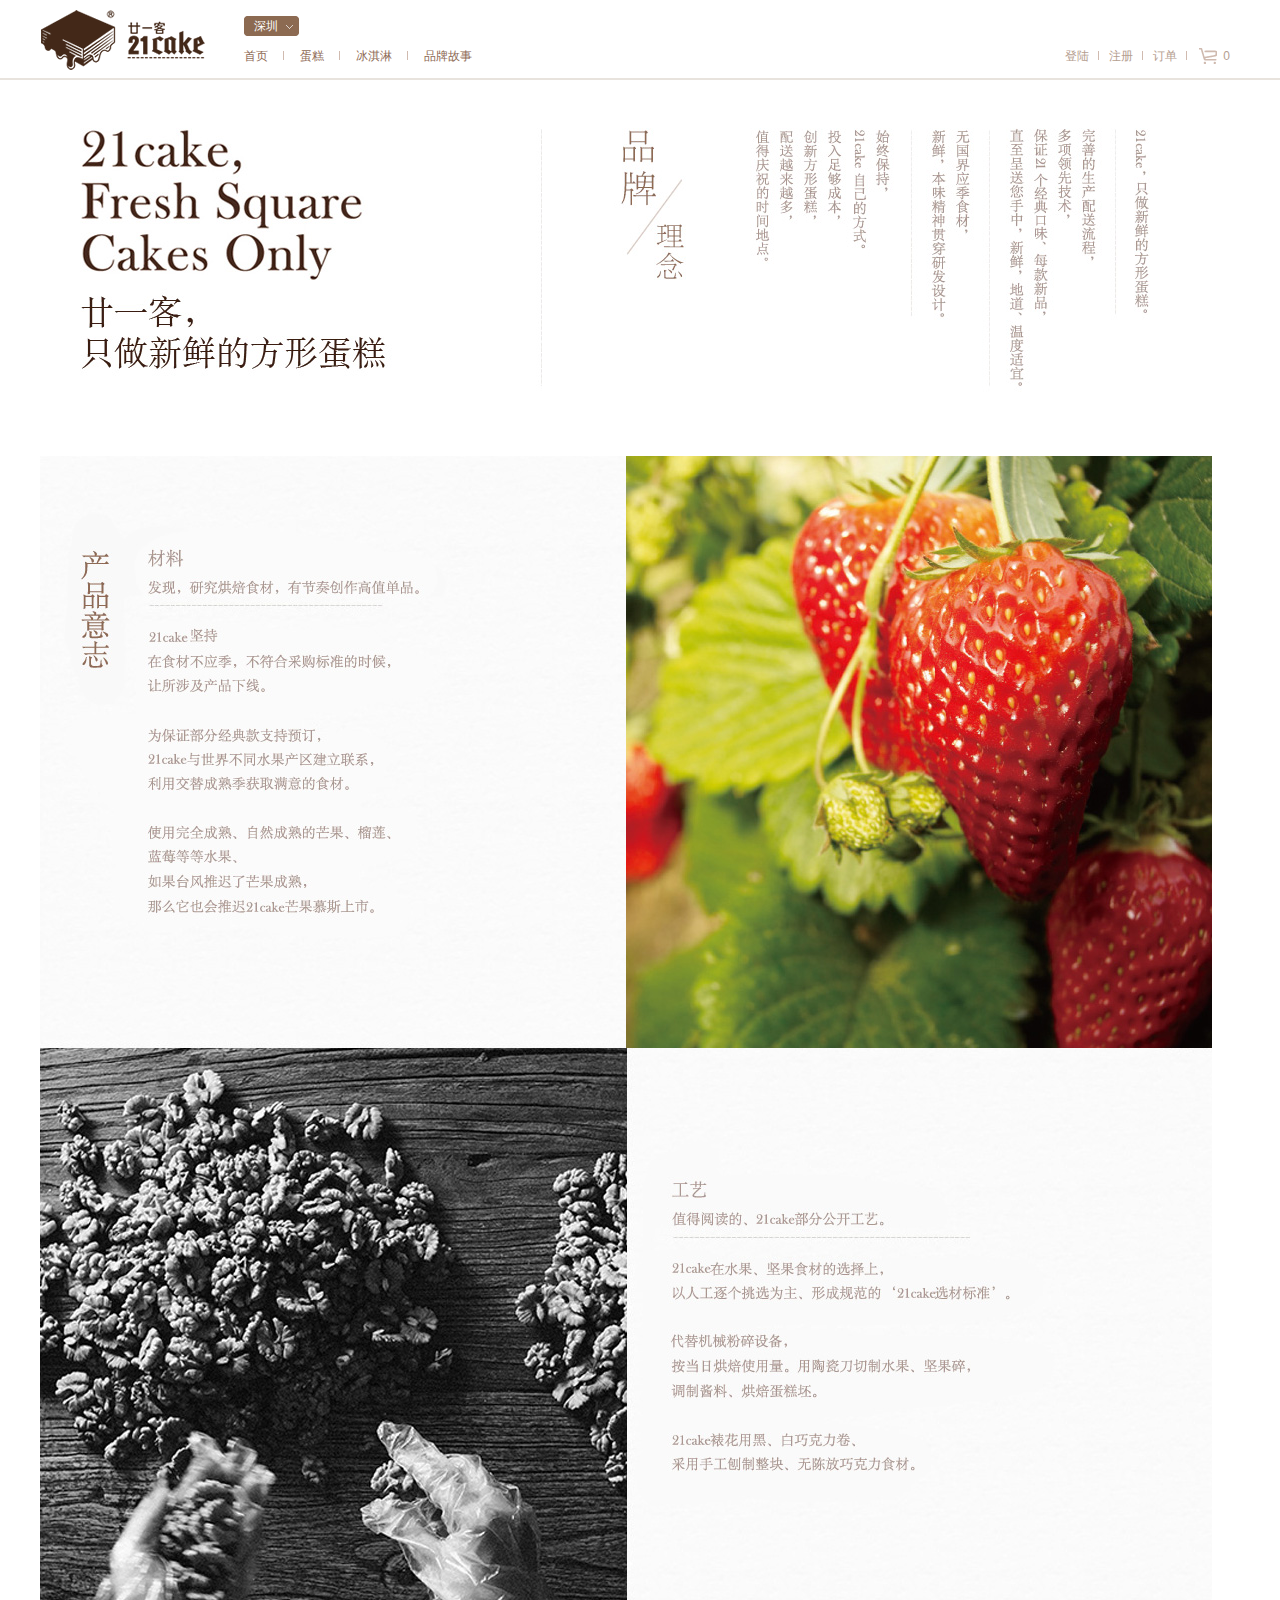
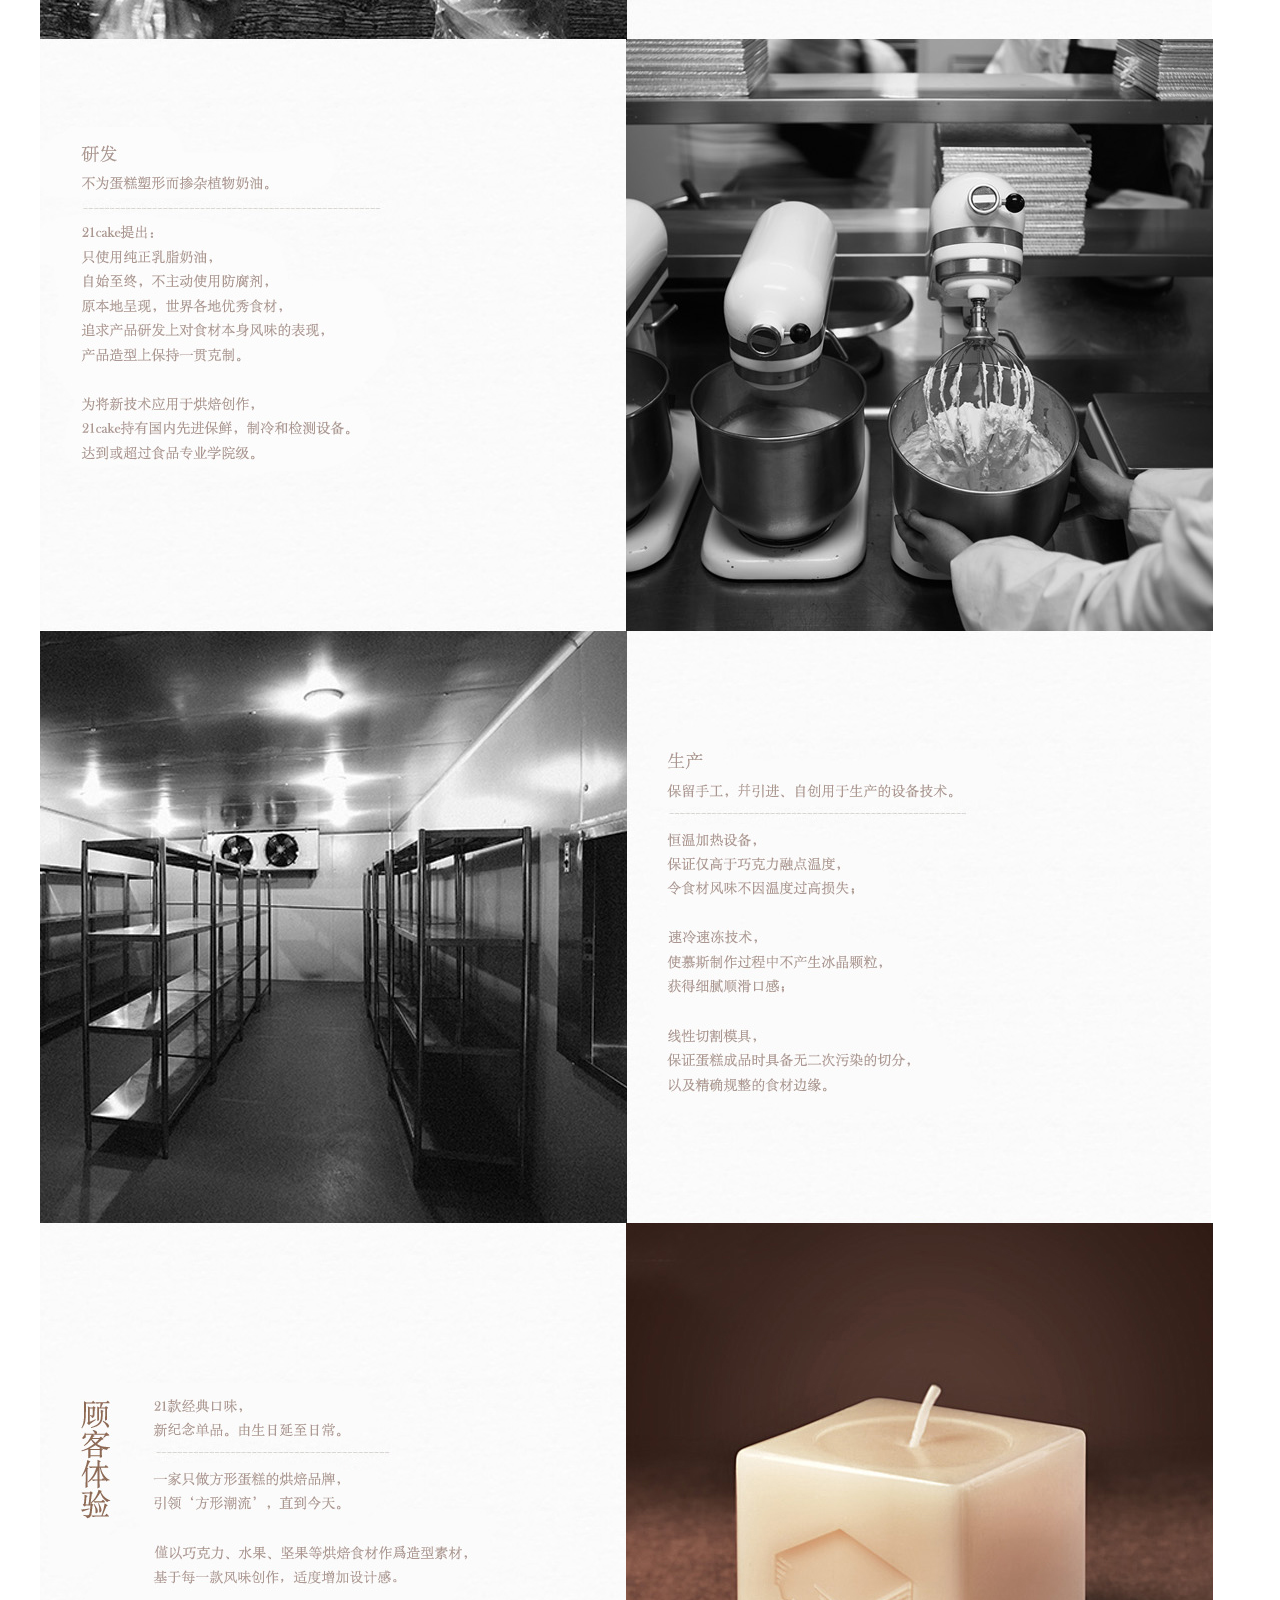
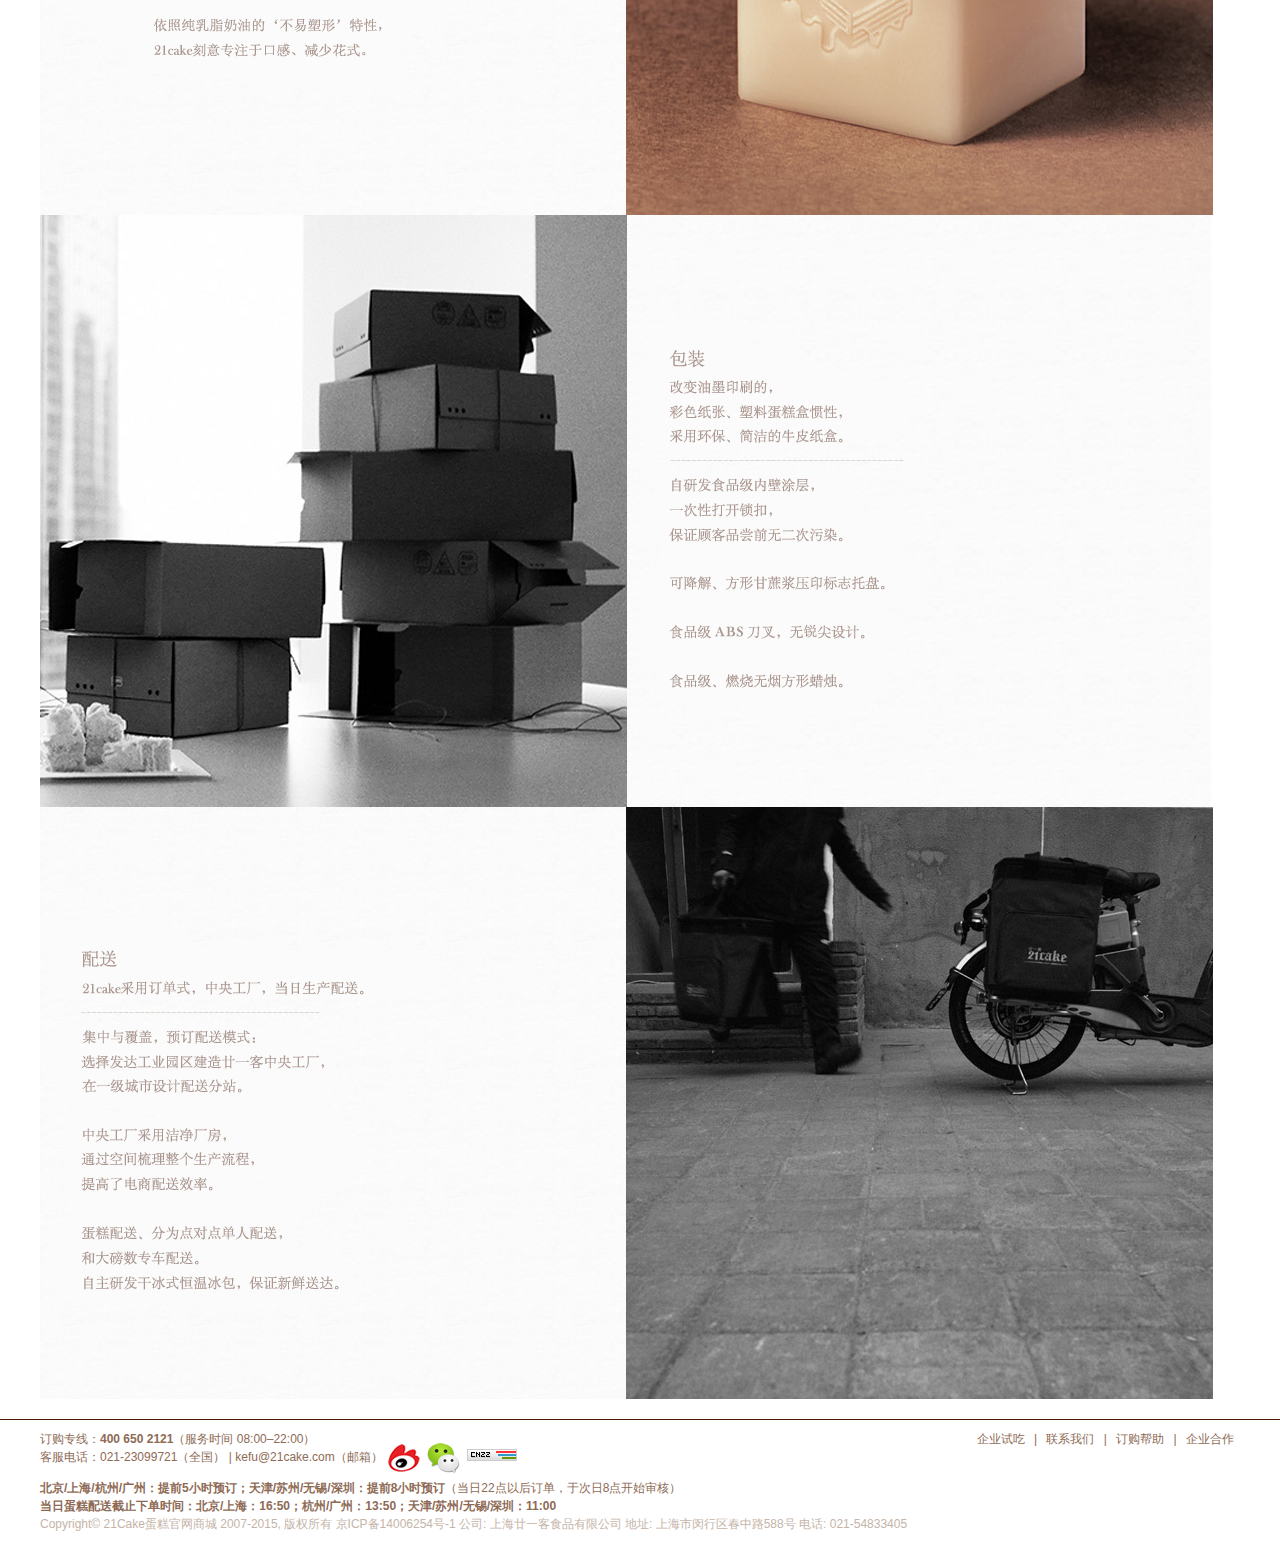
<file: html/brand.html>
<!DOCTYPE html>
<html>
	<head>
		<meta charset="UTF-8">
		<title>brand</title>
		<link rel="stylesheet" href="../css/reset.css" />
		<link rel="stylesheet" href="../css/base.css" />
		<link rel="stylesheet" href="../css/brand.css" />
		<link rel="icon" href="../img/icon.png" />
	</head>
	<body>
		<!--header-->
		<div class="header_wrap">
			<div class="header">
				<div class="nav-area f1-1 clearfix">
					<a href="#" class="logo">
						<img src="../img/c_logo.png" alt="" />
					</a>
					<div class="nav-four">
						<div class="area-check">深圳
							<div class="area-all">
								<p class="area-check-tip">
                    				请选择您要配送到的城市：
                				</p>
                				<ul>
                					<li><a href="">上海</a></li>
                					<li><a href="">北京</a></li>
                					<li><a href="">天津</a></li>
                					<li><a href="">杭州</a></li>
                					<li><a href="">无锡</a></li>
                					<li><a href="">苏州</a></li>
                					<li><a href="">广州</a></li>
                					<li><a href="">深圳</a></li>
                				</ul>
							</div>
						</div>
						<ul class="nav-ul">
							<li class="li_left"><a href="#">首页</a></li>
							<li><a href="#">蛋糕</a></li>
							<li><a href="#">冰淇淋</a></li>
							<li class="last"><a href="#">品牌故事</a></li>
						</ul>
					</div>
					<div class="login-mes">
						<ul class="head-nav f1-1 clearfix">
							<li><a href="">登陆</a></li>
							<li><a href="">注册</a></li>
							<li><a href="">订单</a></li>
							<li class="last"><a href="" class="shop-car">0</a></li>
						</ul>
					</div>
				</div>
			</div>
		</div>
		
		<!--inner-->
		<div class="inner-wrap">
			<div class="brand-cont">
				<img src="../img/brand1.jpg" alt="brand" />
				<img src="../img/brand2.jpg" alt="brand" />
				<img src="../img/brand3.jpg" alt="brand" />
				<img src="../img/brand4.jpg" alt="brand" />
				<img src="../img/brand5.jpg" alt="brand" />
				<img src="../img/brand6.jpg" alt="brand" />
				<img src="../img/brand7.jpg" alt="brand" />
				<img src="../img/brand8.jpg" alt="brand" />
				<img src="../img/brand9.jpg" alt="brand" />
				<img src="../img/brand10.jpg" alt="brand" />
				<img src="../img/brand11.jpg" alt="brand" />
				<img src="../img/brand12.jpg" alt="brand" />
				<img src="../img/brand13.jpg" alt="brand" />
				<img src="../img/brand14.jpg" alt="brand" />
				<img src="../img/brand15.jpg" alt="brand" />
				<img src="../img/brand16.jpg" alt="brand" />
			</div>
		</div>
		
		
		<!--footer-->
		<div class="footer-area">
			<div class="footer-inner">
				<div class="f1-1 foo-mes">
					<p>订购专线：<b>400 650 2121</b>（服务时间 08:00–22:00）<br>
				      客服电话：021-23099721（全国）&nbsp;|&nbsp;<a href="#" class="color1">kefu@21cake.com（邮箱）</a> 
					      <a href="#" class="weibo"><img src="../img/weibo.png"></a>
					      <a target="_blank" class="weixin"><img src="../img/weixin.png">
						  <span class="third-enter-dia">
				            <span class="third-enter-dia-inner">
				              <img src="../img/2wm_wx.png" alt=""/>
				              <span>扫描21cake方形<br>微信二维码</span>
				            </span>
				          </span>
						  </a>
				      <span>
				       <span id="cnzz_stat_icon_1255778095"><a href="#" target="_blank" title="站长统计"><img border="0" hspace="0" vspace="0" src="../img/pic.gif"></a></span>
				      </span>
				      <br>
				      <b>北京/上海/杭州/广州：提前5小时预订；天津/苏州/无锡/深圳：提前8小时预订</b>（当日22点以后订单，于次日8点开始审核）
				      <br>
				      <b>当日蛋糕配送截止下单时间：北京/上海：16:50；杭州/广州：13:50；天津/苏州/无锡/深圳：11:00</b>
				    </p>
				    <p class="copyright">
			       		Copyright© 21Cake蛋糕官网商城 2007-2015, 版权所有 京ICP备14006254号-1 公司: 上海廿一客食品有限公司 地址: 上海市闵行区春中路588号  电话: 021-54833405
			         </p>
				</div>
				<div class="fl-r foo-link clearfix">
		        	<a target="_blank" href="">企业试吃</a><span class="foo-line">&nbsp;|&nbsp;</span>
			      	<a target="_blank" href="">联系我们</a><span class="foo-line">&nbsp;|&nbsp;</span>
			      	<a target="_blank" href="">订购帮助</a><span class="foo-line">&nbsp;|&nbsp;</span>
			      	<a target="_blank" href="">企业合作</a>
			  </div>
			</div>
		</div>
		
		
		<!--js引用-->
		<script type="text/javascript" src="../js/jquery-1.11.0.js" ></script>
		<script type="text/javascript" src="../js/base.js" ></script>
	</body>
</html>
</file>
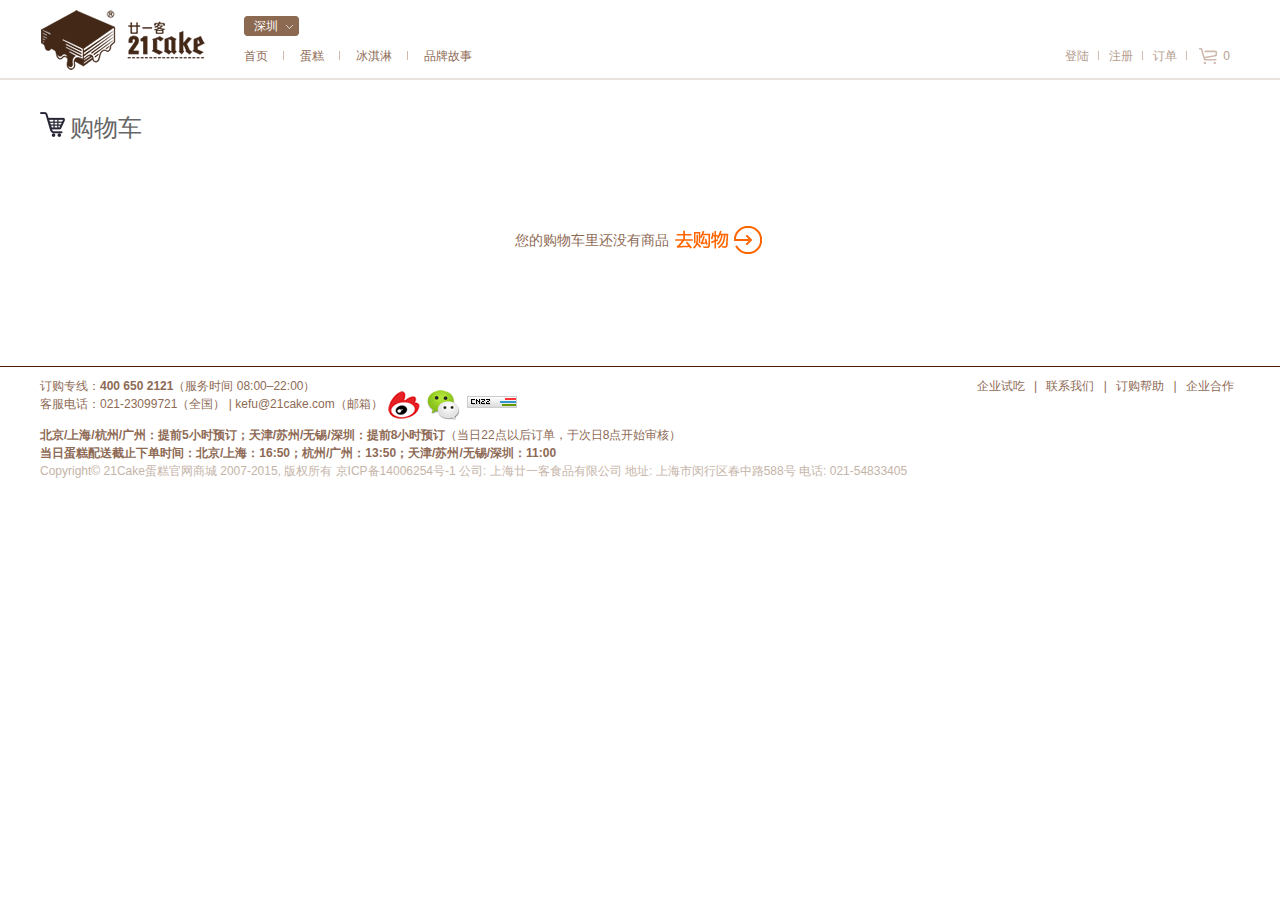
<file: html/buycar.html>
<!DOCTYPE html>
<html>
	<head>
		<meta charset="UTF-8">
		<title>buycar</title>
		<link rel="stylesheet" href="../css/reset.css" />
		<link rel="stylesheet" href="../css/base.css" />
		<link rel="stylesheet" href="../css/buycar.css" />
		<link rel="icon" href="../img/icon.png" />
	</head>
	<body>
		<!--header-->
		<div class="header_wrap">
			<div class="header">
				<div class="nav-area f1-1 clearfix">
					<a href="#" class="logo">
						<img src="../img/c_logo.png" alt="" />
					</a>
					<div class="nav-four">
						<div class="area-check">深圳
							<div class="area-all">
								<p class="area-check-tip">
                    				请选择您要配送到的城市：
                				</p>
                				<ul>
                					<li><a href="">上海</a></li>
                					<li><a href="">北京</a></li>
                					<li><a href="">天津</a></li>
                					<li><a href="">杭州</a></li>
                					<li><a href="">无锡</a></li>
                					<li><a href="">苏州</a></li>
                					<li><a href="">广州</a></li>
                					<li><a href="">深圳</a></li>
                				</ul>
							</div>
						</div>
						<ul class="nav-ul">
							<li class="li_left"><a href="#">首页</a></li>
							<li><a href="#">蛋糕</a></li>
							<li><a href="#">冰淇淋</a></li>
							<li class="last"><a href="#">品牌故事</a></li>
						</ul>
					</div>
					<div class="login-mes">
						<ul class="head-nav f1-1 clearfix">
							<li><a href="">登陆</a></li>
							<li><a href="">注册</a></li>
							<li><a href="">订单</a></li>
							<li class="last"><a href="" class="shop-car">0</a></li>
						</ul>
					</div>
				</div>
			</div>
		</div>
		
		<!--buycar-->
		<div class="page-container clearfix">
			<div class="inner-wrap mycartpage">
				<div class="bread-crumbs"></div>
				<div class="main">
					<div class="cart-title">
						<h1>
							<i class="icon"><img src="../img/gwc.png" width="25px"/></i>购物车
						</h1>
					</div>
					<div class="cart-empty">
						<!--<p class="icon"></p>-->
						<p class="empty-tip">
							<span>您的购物车里还没有商品</span>
							<a href="#" class="go">>></a>
						</p>
					</div>
				</div>
			</div>
		</div>
		
		<!--footer-->
		<div class="footer-area">
			<div class="footer-inner">
				<div class="f1-1 foo-mes">
					<p>订购专线：<b>400 650 2121</b>（服务时间 08:00–22:00）<br>
				      客服电话：021-23099721（全国）&nbsp;|&nbsp;<a href="#" class="color1">kefu@21cake.com（邮箱）</a> 
					      <a href="#" class="weibo"><img src="../img/weibo.png"></a>
					      <a target="_blank" class="weixin"><img src="../img/weixin.png">
						  <span class="third-enter-dia">
				            <span class="third-enter-dia-inner">
				              <img src="../img/2wm_wx.png" alt=""/>
				              <span>扫描21cake方形<br>微信二维码</span>
				            </span>
				          </span>
						  </a>
				      <span>
				       <span id="cnzz_stat_icon_1255778095"><a href="#" target="_blank" title="站长统计"><img border="0" hspace="0" vspace="0" src="../img/pic.gif"></a></span>
				      </span>
				      <br>
				      <b>北京/上海/杭州/广州：提前5小时预订；天津/苏州/无锡/深圳：提前8小时预订</b>（当日22点以后订单，于次日8点开始审核）
				      <br>
				      <b>当日蛋糕配送截止下单时间：北京/上海：16:50；杭州/广州：13:50；天津/苏州/无锡/深圳：11:00</b>
				    </p>
				    <p class="copyright">
			       		Copyright© 21Cake蛋糕官网商城 2007-2015, 版权所有 京ICP备14006254号-1 公司: 上海廿一客食品有限公司 地址: 上海市闵行区春中路588号  电话: 021-54833405
			         </p>
				</div>
				<div class="fl-r foo-link clearfix">
		        	<a target="_blank" href="">企业试吃</a><span class="foo-line">&nbsp;|&nbsp;</span>
			      	<a target="_blank" href="">联系我们</a><span class="foo-line">&nbsp;|&nbsp;</span>
			      	<a target="_blank" href="">订购帮助</a><span class="foo-line">&nbsp;|&nbsp;</span>
			      	<a target="_blank" href="">企业合作</a>
			  </div>
			</div>
		</div>
		
		<!--js引用-->
		<script type="text/javascript" src="../js/jquery-1.11.0.js" ></script>
		<script type="text/javascript" src="../js/base.js" ></script>
	</body>
</html>
</file>
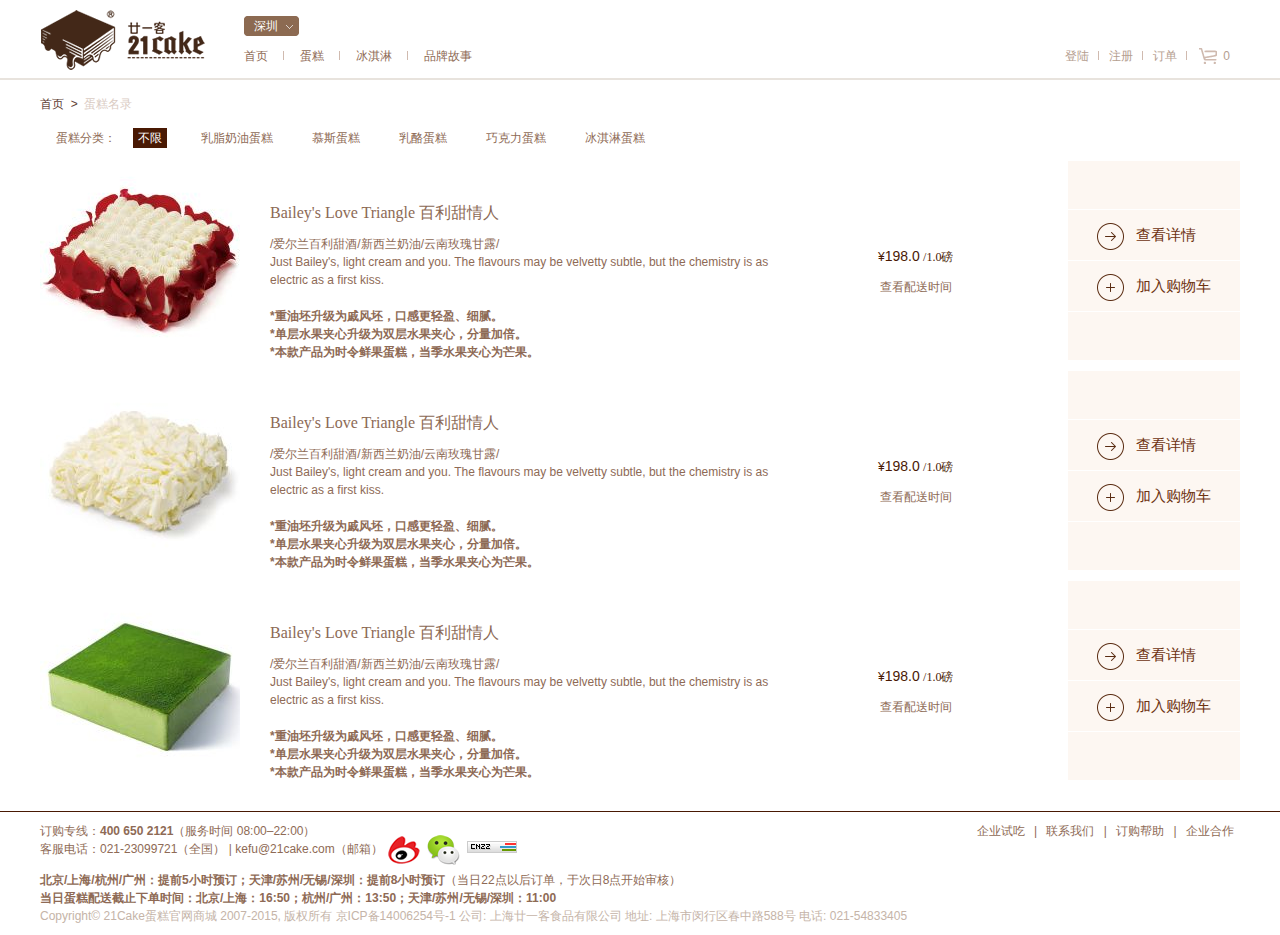
<file: html/cake.html>
<!DOCTYPE html>
<html>
	<head>
		<meta charset="UTF-8">
		<title>cake</title>
		<link rel="stylesheet" href="../css/reset.css" />
		<link rel="stylesheet" href="../css/base.css" />
		<link rel="stylesheet" href="../css/cake.css" />
		<link rel="icon" href="../img/icon.png" />
	</head>
	<body>
		<!--header-->
		<div class="header_wrap">
			<div class="header">
				<div class="nav-area f1-1 clearfix">
					<a href="#" class="logo">
						<img src="../img/c_logo.png" alt="" />
					</a>
					<div class="nav-four">
						<div class="area-check">深圳
							<div class="area-all">
								<p class="area-check-tip">
                    				请选择您要配送到的城市：
                				</p>
                				<ul>
                					<li><a href="">上海</a></li>
                					<li><a href="">北京</a></li>
                					<li><a href="">天津</a></li>
                					<li><a href="">杭州</a></li>
                					<li><a href="">无锡</a></li>
                					<li><a href="">苏州</a></li>
                					<li><a href="">广州</a></li>
                					<li><a href="">深圳</a></li>
                				</ul>
							</div>
						</div>
						<ul class="nav-ul">
							<li class="li_left"><a href="#">首页</a></li>
							<li><a href="#">蛋糕</a></li>
							<li><a href="#">冰淇淋</a></li>
							<li class="last"><a href="#">品牌故事</a></li>
						</ul>
					</div>
					<div class="login-mes">
						<ul class="head-nav f1-1 clearfix">
							<li><a href="">登陆</a></li>
							<li><a href="">注册</a></li>
							<li><a href="">订单</a></li>
							<li class="last"><a href="" class="shop-car">0</a></li>
						</ul>
					</div>
				</div>
			</div>
		</div>
		
		<!--container-->
		<div class="container page-container clearfix">
			<div class="inner-wrap">
				<div class="bread-crumbs">
					<span><a href="#">首页</a></span>
					<span>&nbsp;>&nbsp;</span>
					<span class="now">蛋糕名录</span>
				</div>
				<div id="main" class="clearfix">
					<div class="page-maincontent">
						<div class="filter-container">
							<div class="gallery-filter">
								<div class="filter-lists-container">
									<dl class="filter-entries clearfix">
										<dt class="filter-entries-label">蛋糕分类：</dt>
										<dd class="filter-entries-values">
                                                        <!--列表页多语言-->
                            				<span class="filter-item active"><a href="javascript:void(0);" class="handle action-select-unlimit">不限</a></span>
                                            <span class="filter-item " data-fid="p_5-39"><a href="javascript:void(0);" class="handle action-select-filter" id="IDgalleryname39">乳脂奶油蛋糕</a></span>
                                            <span class="filter-item " data-fid="p_5-40"><a href="javascript:void(0);" class="handle action-select-filter" id="IDgalleryname40">慕斯蛋糕</a></span>
                                            <span class="filter-item " data-fid="p_5-41"><a href="javascript:void(0);" class="handle action-select-filter" id="IDgalleryname41">乳酪蛋糕</a></span>
                                            <span class="filter-item " data-fid="p_5-42"><a href="javascript:void(0);" class="handle action-select-filter" id="IDgalleryname42">巧克力蛋糕</a></span>
                                            <span class="filter-item " data-fid="p_5-44"><a href="javascript:void(0);" class="handle action-select-filter" id="IDgalleryname44">冰淇淋蛋糕</a></span>
                                        </dd>
									</dl>
								</div>
							</div>
						</div>
						<div class="gallery-show">
							<div class="gallery-list">
								<ul>
									<li class="goods-item clearfix">
										<div class="goods-pic">
                    						<a target="_blank" href="#"><img class="action-goods-img" title="百利甜情人" alt="百利甜情人" src="../img/cake5.jpg"/></a>
                                    	</div>
                                    	<div class="goods-action">
                                    		<div class="goods-buy">
                                    			<div>
                                    				<a href="#" class="btn btn-major action-view">
                                    					<span><span>查看详情</span></span>
                                    				</a>
                                    			</div>
                                    			<a href="#" class="btn btn-major action-addtocart">
                                    				<span><span>加入购物车</span></span>
                                    			</a>
                                    		</div>
                                    	</div>
										<div class="goods-price">
											<ul>
												<li class="listgoodprice-21cake">
						                            <label for=""></label>
						                            <span class="smallrmb color4919">¥</span><b class="price">198.0</b>
						                            <b>/1.0磅</b>
						                        </li>
						                        <a href="#" class="timeTooltip">查看配送时间</a>
											</ul>
										</div>
										<div class="goods-info">
											<h3 class="goods-name">
                        						<a href="#" target="_blank">Bailey's Love Triangle  百利甜情人</a>
                    						</h3>
											<div class="goods-desc">
												/爱尔兰百利甜酒/新西兰奶油/云南玫瑰甘露/
												<br/>
												Just Bailey's, light cream and you. The flavours may be velvetty subtle, but the chemistry is as electric as a first kiss.
												<br />
												<br />
												<strong>*重油坯升级为戚风坯，口感更轻盈、细腻。</strong>
												<br />
												<strong>*单层水果夹心升级为双层水果夹心，分量加倍。</strong>
												<br />
												<strong>*本款产品为时令鲜果蛋糕，当季水果夹心为芒果。</strong>
											</div>
										</div>
									</li>
									<li class="goods-item clearfix">
										<div class="goods-pic">
                    						<a target="_blank" href="#"><img class="action-goods-img" title="百利甜情人" alt="百利甜情人" src="../img/cake6.jpg"/></a>
                                    	</div>
                                    	<div class="goods-action">
                                    		<div class="goods-buy">
                                    			<div>
                                    				<a href="#" class="btn btn-major action-view">
                                    					<span><span>查看详情</span></span>
                                    				</a>
                                    			</div>
                                    			<a href="#" class="btn btn-major action-addtocart">
                                    				<span><span>加入购物车</span></span>
                                    			</a>
                                    		</div>
                                    	</div>
										<div class="goods-price">
											<ul>
												<li class="listgoodprice-21cake">
						                            <label for=""></label>
						                            <span class="smallrmb color4919">¥</span><b class="price">198.0</b>
						                            <b>/1.0磅</b>
						                        </li>
						                        <a href="#" class="timeTooltip">查看配送时间</a>
											</ul>
										</div>
										<div class="goods-info">
											<h3 class="goods-name">
                        						<a href="#" target="_blank">Bailey's Love Triangle  百利甜情人</a>
                    						</h3>
											<div class="goods-desc">
												/爱尔兰百利甜酒/新西兰奶油/云南玫瑰甘露/
												<br/>
												Just Bailey's, light cream and you. The flavours may be velvetty subtle, but the chemistry is as electric as a first kiss.
												<br />
												<br />
												<strong>*重油坯升级为戚风坯，口感更轻盈、细腻。</strong>
												<br />
												<strong>*单层水果夹心升级为双层水果夹心，分量加倍。</strong>
												<br />
												<strong>*本款产品为时令鲜果蛋糕，当季水果夹心为芒果。</strong>
											</div>
										</div>
									</li>
									<li class="goods-item clearfix">
										<div class="goods-pic">
                    						<a target="_blank" href="#"><img class="action-goods-img" title="百利甜情人" alt="百利甜情人" src="../img/cake7.jpg"/></a>
                                    	</div>
                                    	<div class="goods-action">
                                    		<div class="goods-buy">
                                    			<div>
                                    				<a href="#" class="btn btn-major action-view">
                                    					<span><span>查看详情</span></span>
                                    				</a>
                                    			</div>
                                    			<a href="#" class="btn btn-major action-addtocart">
                                    				<span><span>加入购物车</span></span>
                                    			</a>
                                    		</div>
                                    	</div>
										<div class="goods-price">
											<ul>
												<li class="listgoodprice-21cake">
						                            <label for=""></label>
						                            <span class="smallrmb color4919">¥</span><b class="price">198.0</b>
						                            <b>/1.0磅</b>
						                        </li>
						                        <a href="#" class="timeTooltip">查看配送时间</a>
											</ul>
										</div>
										<div class="goods-info">
											<h3 class="goods-name">
                        						<a href="#" target="_blank">Bailey's Love Triangle  百利甜情人</a>
                    						</h3>
											<div class="goods-desc">
												/爱尔兰百利甜酒/新西兰奶油/云南玫瑰甘露/
												<br/>
												Just Bailey's, light cream and you. The flavours may be velvetty subtle, but the chemistry is as electric as a first kiss.
												<br />
												<br />
												<strong>*重油坯升级为戚风坯，口感更轻盈、细腻。</strong>
												<br />
												<strong>*单层水果夹心升级为双层水果夹心，分量加倍。</strong>
												<br />
												<strong>*本款产品为时令鲜果蛋糕，当季水果夹心为芒果。</strong>
											</div>
										</div>
									</li>
								</ul>
							</div>
						</div>
					</div>
				</div>
			</div>
		</div>
		
		
		
		<!--footer-->
		<div class="footer-area">
			<div class="footer-inner">
				<div class="f1-1 foo-mes">
					<p>订购专线：<b>400 650 2121</b>（服务时间 08:00–22:00）<br>
				      客服电话：021-23099721（全国）&nbsp;|&nbsp;<a href="#" class="color1">kefu@21cake.com（邮箱）</a> 
					      <a href="#" class="weibo"><img src="../img/weibo.png"></a>
					      <a target="_blank" class="weixin"><img src="../img/weixin.png">
						  <span class="third-enter-dia">
				            <span class="third-enter-dia-inner">
				              <img src="../img/2wm_wx.png" alt=""/>
				              <span>扫描21cake方形<br>微信二维码</span>
				            </span>
				          </span>
						  </a>
				      <span>
				       <span id="cnzz_stat_icon_1255778095"><a href="#" target="_blank" title="站长统计"><img border="0" hspace="0" vspace="0" src="../img/pic.gif"></a></span>
				      </span>
				      <br>
				      <b>北京/上海/杭州/广州：提前5小时预订；天津/苏州/无锡/深圳：提前8小时预订</b>（当日22点以后订单，于次日8点开始审核）
				      <br>
				      <b>当日蛋糕配送截止下单时间：北京/上海：16:50；杭州/广州：13:50；天津/苏州/无锡/深圳：11:00</b>
				    </p>
				    <p class="copyright">
			       		Copyright© 21Cake蛋糕官网商城 2007-2015, 版权所有 京ICP备14006254号-1 公司: 上海廿一客食品有限公司 地址: 上海市闵行区春中路588号  电话: 021-54833405
			         </p>
				</div>
				<div class="fl-r foo-link clearfix">
		        	<a target="_blank" href="">企业试吃</a><span class="foo-line">&nbsp;|&nbsp;</span>
			      	<a target="_blank" href="">联系我们</a><span class="foo-line">&nbsp;|&nbsp;</span>
			      	<a target="_blank" href="">订购帮助</a><span class="foo-line">&nbsp;|&nbsp;</span>
			      	<a target="_blank" href="">企业合作</a>
			  </div>
			</div>
		</div>
		
		<!--js引用-->
		<script type="text/javascript" src="../js/jquery-1.11.0.js" ></script>
		<script type="text/javascript" src="../js/base.js" ></script>
	</body>
</html>
</file>
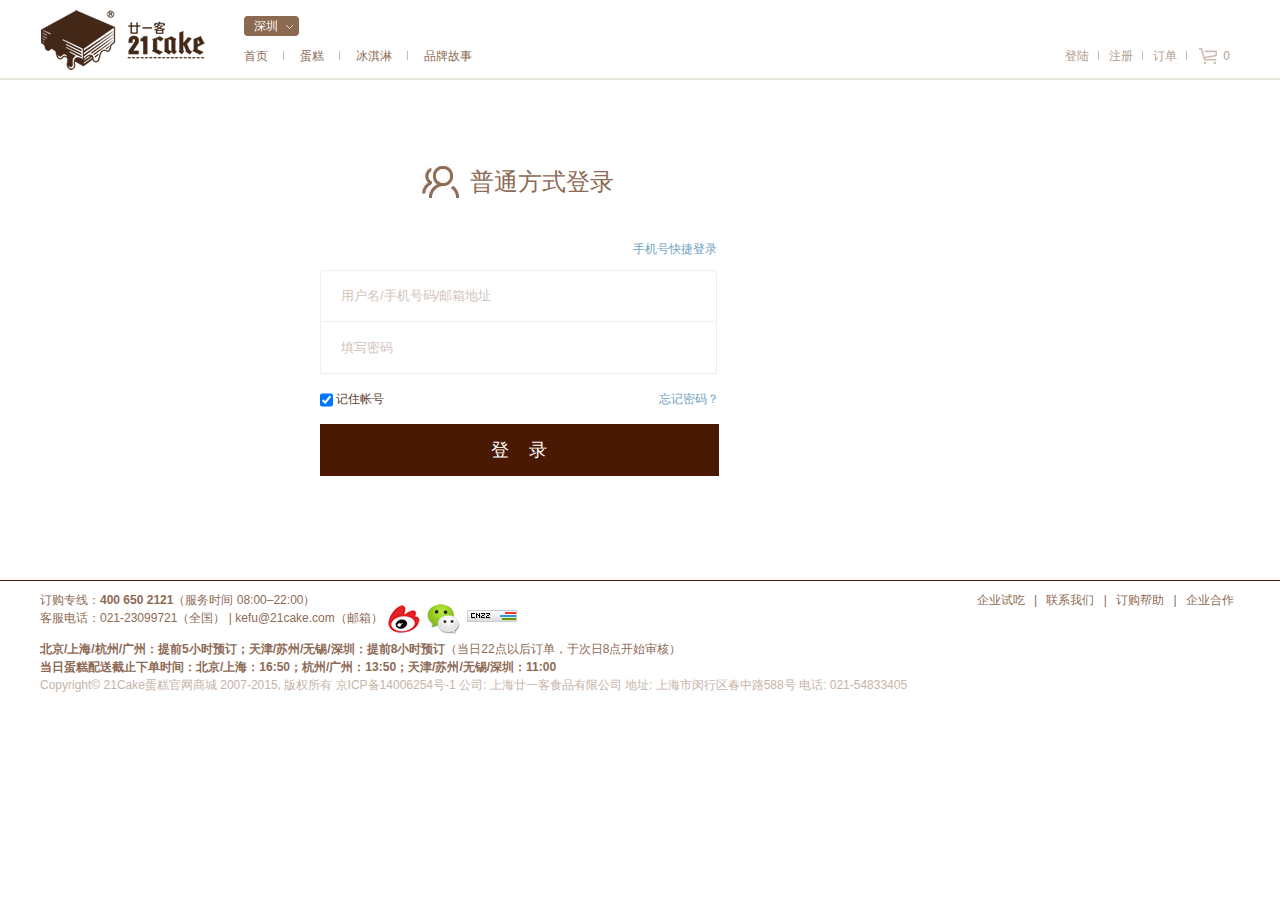
<file: html/login.html>
<!DOCTYPE html>
<html>
	<head>
		<meta charset="UTF-8">
		<title>login</title>
		<link rel="stylesheet" href="../css/reset.css" />
		<link rel="stylesheet" href="../css/base.css" />
		<link rel="stylesheet" href="../css/login.css" />
		<link rel="icon" href="../img/icon.png" />
	</head>
	<body>
		<!--header-->
		<div class="header_wrap">
			<div class="header">
				<div class="nav-area f1-1 clearfix">
					<a href="#" class="logo">
						<img src="../img/c_logo.png" alt="" />
					</a>
					<div class="nav-four">
						<div class="area-check">深圳
							<div class="area-all">
								<p class="area-check-tip">
                    				请选择您要配送到的城市：
                				</p>
                				<ul>
                					<li><a href="">上海</a></li>
                					<li><a href="">北京</a></li>
                					<li><a href="">天津</a></li>
                					<li><a href="">杭州</a></li>
                					<li><a href="">无锡</a></li>
                					<li><a href="">苏州</a></li>
                					<li><a href="">广州</a></li>
                					<li><a href="">深圳</a></li>
                				</ul>
							</div>
						</div>
						<ul class="nav-ul">
							<li class="li_left"><a href="#">首页</a></li>
							<li><a href="#">蛋糕</a></li>
							<li><a href="#">冰淇淋</a></li>
							<li class="last"><a href="#">品牌故事</a></li>
						</ul>
					</div>
					<div class="login-mes">
						<ul class="head-nav f1-1 clearfix">
							<li><a href="">登陆</a></li>
							<li><a href="">注册</a></li>
							<li><a href="">订单</a></li>
							<li class="last"><a href="" class="shop-car">0</a></li>
						</ul>
					</div>
				</div>
			</div>
		</div>
		
		
		<!--login-->
		<div id="container" class="page-container clearfix">
			<div class="inner-wrap">
				<div class="bread-crumbs"></div>
				<div class="signin-page-wrap clearfix">
					<div class="signupin-content signin">
						<div class="sign-title">
					        <h2>普通方式登录</h2>         
					    </div>
					    <form action="" method="get" style="height:290px">
					    	<ul>
					    		<li class="form-item3"><a href="#">手机号快捷登录</a></li>
					    		<li class="form-item">
					    			<span class="form-act">
					    				<input type="text" class="x-input input-top" value  placeholder="用户名/手机号码/邮箱地址" />
					    			</span>
					    		</li>
					    		<li class="form-item">
					    			<span class="form-act">
					    				<input type="password" class="x-input input-center" value="" placeholder="填写密码" />
					    			</span>
					    		</li>
					    		<li class="form-item"></li>
					    		<li class="form-item3">
					    			<span class="form-inner-mm">
					    				<input type="checkbox" class="x-check" checked="checked" id="for_remember"/>
					    				<label for="for_remember" class="form-sub-label">记住帐号</label>
					    			</span>
					    			<span class="form-inner-mn"><a href="#">忘记密码？</a></span>
					    		</li>
					    		<li id="login_error" style="display: none;position:relative;Zoom:1;" class="error">&nbsp;</li>
					    		<li class="form-item-normal">
					    			<span class="form-act">
					    				<button type="submit" class="btn-major signin-btn400 submit-login">登    录</button>
					    			</span>
					    		</li>
					    	</ul>
					    </form>
					</div>
				</div>
			</div>
		</div>
		
		<!--footer-->
		<div class="footer-area">
			<div class="footer-inner">
				<div class="f1-1 foo-mes">
					<p>订购专线：<b>400 650 2121</b>（服务时间 08:00–22:00）<br>
				      客服电话：021-23099721（全国）&nbsp;|&nbsp;<a href="#" class="color1">kefu@21cake.com（邮箱）</a> 
					      <a href="#" class="weibo"><img src="../img/weibo.png"></a>
					      <a target="_blank" class="weixin"><img src="../img/weixin.png">
						  <span class="third-enter-dia">
				            <span class="third-enter-dia-inner">
				              <img src="../img/2wm_wx.png" alt=""/>
				              <span>扫描21cake方形<br>微信二维码</span>
				            </span>
				          </span>
						  </a>
				      <span>
				       <span id="cnzz_stat_icon_1255778095"><a href="#" target="_blank" title="站长统计"><img border="0" hspace="0" vspace="0" src="../img/pic.gif"></a></span>
				      </span>
				      <br>
				      <b>北京/上海/杭州/广州：提前5小时预订；天津/苏州/无锡/深圳：提前8小时预订</b>（当日22点以后订单，于次日8点开始审核）
				      <br>
				      <b>当日蛋糕配送截止下单时间：北京/上海：16:50；杭州/广州：13:50；天津/苏州/无锡/深圳：11:00</b>
				    </p>
				    <p class="copyright">
			       		Copyright© 21Cake蛋糕官网商城 2007-2015, 版权所有 京ICP备14006254号-1 公司: 上海廿一客食品有限公司 地址: 上海市闵行区春中路588号  电话: 021-54833405
			         </p>
				</div>
				<div class="fl-r foo-link clearfix">
		        	<a target="_blank" href="">企业试吃</a><span class="foo-line">&nbsp;|&nbsp;</span>
			      	<a target="_blank" href="">联系我们</a><span class="foo-line">&nbsp;|&nbsp;</span>
			      	<a target="_blank" href="">订购帮助</a><span class="foo-line">&nbsp;|&nbsp;</span>
			      	<a target="_blank" href="">企业合作</a>
			  </div>
			</div>
		</div>
		
		<!--js引用-->
		<script type="text/javascript" src="../js/jquery-1.11.0.js" ></script>
		<script type="text/javascript" src="../js/base.js" ></script>
	</body>
</html>
</file>
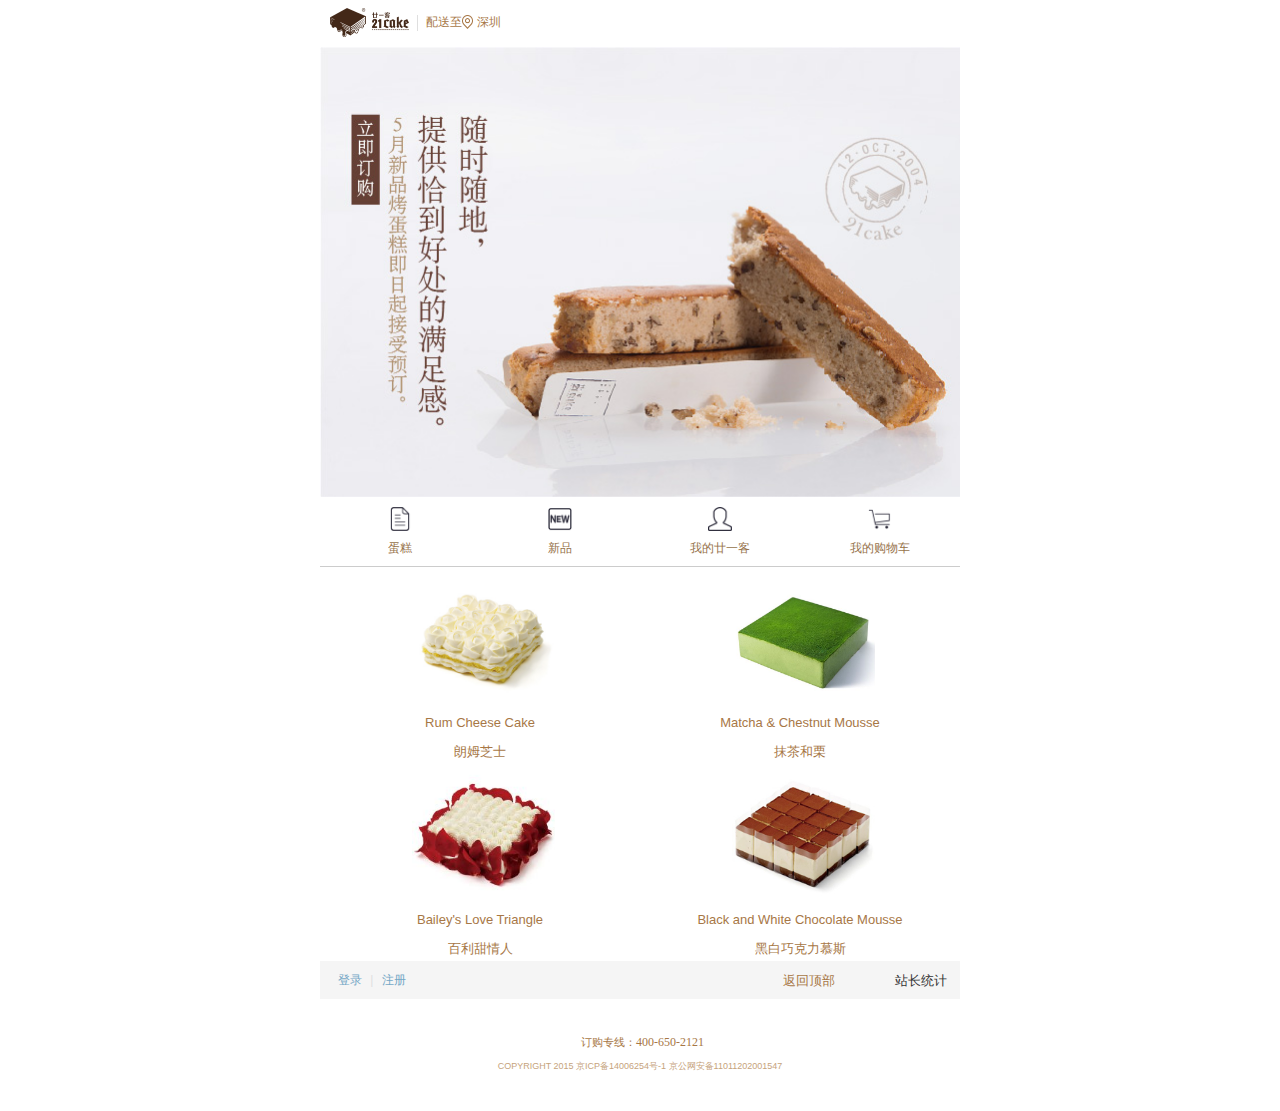
<file: html/m_index.html>
<!DOCTYPE html>
<html>
	<head>
		<meta charset="UTF-8">
		<title>m_index</title>
		<meta name="viewport" content="width=device-width, initial-scale=1.0, maximum-scale=1.0, minimum-scale=1.0,user-scalable=no">
		<link rel="stylesheet" href="../css/m_reset.css" />
		<link rel="stylesheet" href="../css/m_index.css" />
		<link rel="icon" href="../img/icon.png" />
	</head>
	<body>
		<!--nav-->
		<div class="home-nav daohang fixed">
			<a href="/" class="item bg4 new_list">
				<i class="iconfont type"><img src="../img/m_index1.png" alt/> </i>
				<p>首页</p>
			</a>
			<a href="#" class="item bg4 new_list">
				<i class="iconfont type"><img src="../img/m_index2.png" alt/> </i>
				<p>蛋糕</p>
			</a>
			<a href="#" class="item bg4 new_list">
				<i class="iconfont type"><img src="../img/m_index3.png" alt/> </i>
				<p>新品</p>
			</a>
			<a href="#" class="item bg4 new_list">
				<i class="iconfont type"><img src="../img/m_index4.png" alt/> </i>
				<p>个人中心</p>
			</a>
			<a href="#" class="item bg4 new_list">
				<i class="iconfont type"><img src="../img/m_index5.png" alt/> </i>
				<p>购物车</p>
			</a>
		</div>
		
		<!--page-->
		<div class="page">
			<header id="head">
				<h1><a href="#" class="m_logo"><img src="../img/m_logo.png" alt/></a></h1>
				<div class="local">
					<div class="base-city">
	                    <div class="sendTo">配送至</div>
	                    <a href="#" class="show_city_a" id="show_city_a">
	                        <span id="show_city_panel">深圳</span>
	                    </a>
                	</div>
				</div>
			</header>
			<div class="main-banner">
				<div class="swipe">
					<ul class="swipe-wrap">
						<li><a href=""><img src="../img/m_banner1.jpg" alt/></a></li>
					</ul>
				</div>
			</div>
			<div class="full-screen">
				<div class="home-nav1">
					<a href="#" class="item bg1">
						<i class="iconfont"><img src="../img/m_index2.png" alt/></i>
						<p>蛋糕</p>
					</a>
					<a href="#" class="item bg1">
						<i class="iconfont"><img src="../img/m_index3.png" alt/></i>
						<p>新品</p>
					</a>
					<a href="#" class="item bg1">
						<i class="iconfont"><img src="../img/m_index4.png" alt/></i>
						<p>我的廿一客</p>
					</a>
					<a href="#" class="item bg1">
						<i class="iconfont"><img src="../img/m_index5.png" alt/></i>
						<p>我的购物车</p>
					</a>
				</div>
			</div>
			<div class="home-hot">
				<div class="tab J-tab">
					<ul class="panel-list">
						<li>
							<div class="pt-item">
						        <a target="_blank" href="#">
						        	<div class="pt-img">
						        		<img title="Rum Cheese Cake 朗姆芝士" alt="Rum Cheese Cake 朗姆芝士" src="../img/m_smallcake1.jpg"pt-name">
						        	</div>	
						        		<div class="pt-name">Rum Cheese Cake</div>
						        	<div class="price">朗姆芝士</div>
						        </a>
						    </div>
						    <div class="pt-item">
						        <a target="_blank" href="#">
						        	<div class="pt-img">
						        		<img title="Rum Cheese Cake 朗姆芝士" alt="Rum Cheese Cake 朗姆芝士" src="../img/m_smallcake2.jpg"pt-name">
						        	</div>	
						        		<div class="pt-name">Matcha & Chestnut Mousse</div>
						        	<div class="price"> 抹茶和栗</div>
						        </a>
						    </div>
						    <div class="pt-item">
						        <a target="_blank" href="#">
						        	<div class="pt-img">
						        		<img title="Rum Cheese Cake 朗姆芝士" alt="Rum Cheese Cake 朗姆芝士" src="../img/m_smallcake3.jpg"pt-name">
						        	</div>	
						        		<div class="pt-name">Bailey's Love Triangle</div>
						        	<div class="price">百利甜情人</div>
						        </a>
						    </div>
						    <div class="pt-item">
						        <a target="_blank" href="#">
						        	<div class="pt-img">
						        		<img title="Rum Cheese Cake 朗姆芝士" alt="Rum Cheese Cake 朗姆芝士" src="../img/m_smallcake4.jpg"pt-name">
						        	</div>	
						        		<div class="pt-name">Black and White Chocolate Mousse</div>
						        	<div class="price">黑白巧克力慕斯</div>
						        </a>
						    </div>
						</li>
					</ul>
				</div>
			</div>
		</div>
		<div class="full-screen">
			<div class="home-to-top">
				<div style="float:right">
					<a href="#" style="padding-right:115px" class="to-top">返回顶部</a>
					<span><a href="#">站长统计</a></span>
				</div>
				<div id="footerlogin">
                	<a href="#" class="lnk">登录</a> | <a href="#" class="lnk">注册</a>
                </div>
                <div id="footerlogout" style="display: none;">
                	<a id="footerloginuname" class="loginname" href=""></a>| <a href="javascript:;" id="logout" class="lnk">退出</a>
                </div>
			</div>
		</div>
		<!--footer-->
		<div class="footer">
			<div class="contact-us">
				<p class="info">
					<em>订购专线：</em><span><a href="tel:4006502121" style="color:#A77746;">400-650-2121</a></span>
				</p>
				<p class="copyright">COPYRIGHT 2015 京ICP备14006254号-1  京公网安备<a href="javascript:void(0)" style="color:#C6A37C;">11011202001547</a></p>
			</div>
		</div>
	</body>
</html>
</file>
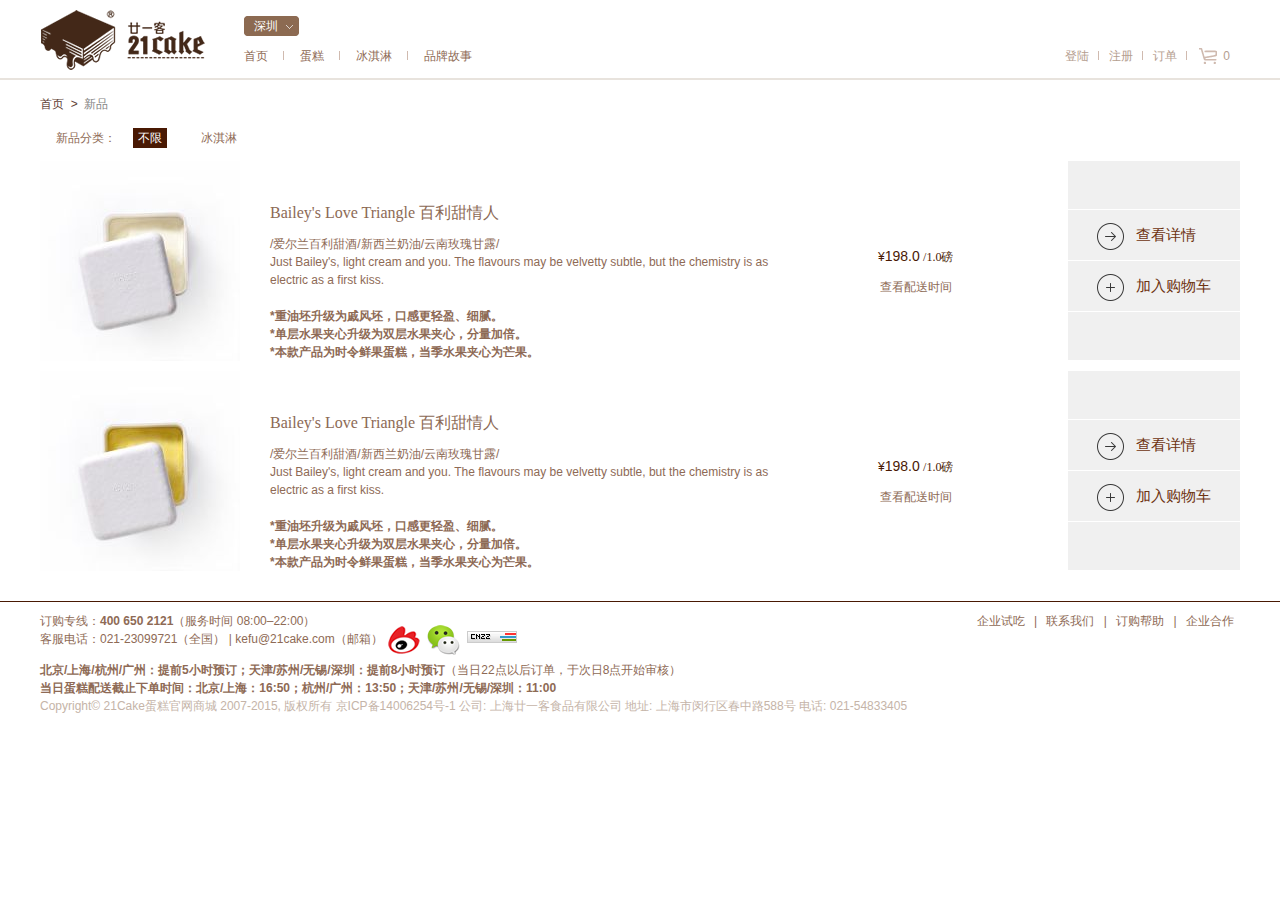
<file: html/newgoods.html>
<!DOCTYPE html>
<html>
	<head>
		<meta charset="UTF-8">
		<title>newsgoods</title>
		<link rel="stylesheet" href="../css/reset.css" />
		<link rel="stylesheet" href="../css/base.css" />
		<link rel="stylesheet" href="../css/newgoods.css" />
		<link rel="icon" href="img/icon.png" />
	</head>
	<body>
		<!--header-->
		<div class="header_wrap">
			<div class="header">
				<div class="nav-area f1-1 clearfix">
					<a href="#" class="logo">
						<img src="../img/c_logo.png" alt="" />
					</a>
					<div class="nav-four">
						<div class="area-check">深圳
							<div class="area-all">
								<p class="area-check-tip">
                    				请选择您要配送到的城市：
                				</p>
                				<ul>
                					<li><a href="">上海</a></li>
                					<li><a href="">北京</a></li>
                					<li><a href="">天津</a></li>
                					<li><a href="">杭州</a></li>
                					<li><a href="">无锡</a></li>
                					<li><a href="">苏州</a></li>
                					<li><a href="">广州</a></li>
                					<li><a href="">深圳</a></li>
                				</ul>
							</div>
						</div>
						<ul class="nav-ul">
							<li class="li_left"><a href="#">首页</a></li>
							<li><a href="#">蛋糕</a></li>
							<li><a href="#">冰淇淋</a></li>
							<li class="last"><a href="#">品牌故事</a></li>
						</ul>
					</div>
					<div class="login-mes">
						<ul class="head-nav f1-1 clearfix">
							<li><a href="">登陆</a></li>
							<li><a href="">注册</a></li>
							<li><a href="">订单</a></li>
							<li class="last"><a href="" class="shop-car">0</a></li>
						</ul>
					</div>
				</div>
			</div>
		</div>
		
		<!--container-->
		<div class="container page-container clearfix">
			<div class="inner-wrap">
				<div class="bread-crumbs">
					<span><a href="#">首页</a></span>
					<span>&nbsp;>&nbsp;</span>
					<span class="now">新品</span>
				</div>
				<div id="main" class="clearfix">
					<div class="page-maincontent">
						<div class="filter-container">
							<div class="gallery-filter">
								<div class="filter-lists-container">
									<dl class="filter-entries clearfix">
										<dt class="filter-entries-label">新品分类：</dt>
										<dd class="filter-entries-values">
                                                        <!--列表页多语言-->
                            				<span class="filter-item active"><a href="javascript:void(0);" class="handle action-select-unlimit">不限</a></span>
                                            <span class="filter-item " data-fid="p_5-39"><a href="javascript:void(0);" class="handle action-select-filter" id="IDgalleryname39">冰淇淋</a></span>
                                        </dd>
									</dl>
								</div>
							</div>
						</div>
						<div class="gallery-show">
							<div class="gallery-list">
								<ul>
									<li class="goods-item clearfix">
										<div class="goods-pic">
                    						<a target="_blank" href="#"><img class="action-goods-img" title="百利甜情人" alt="百利甜情人" src="../img/icecream1.jpg"/></a>
                                    	</div>
                                    	<div class="goods-action">
                                    		<div class="goods-buy">
                                    			<div>
                                    				<a href="#" class="btn btn-major action-view">
                                    					<span><span>查看详情</span></span>
                                    				</a>
                                    			</div>
                                    			<a href="#" class="btn btn-major action-addtocart">
                                    				<span><span>加入购物车</span></span>
                                    			</a>
                                    		</div>
                                    	</div>
										<div class="goods-price">
											<ul>
												<li class="listgoodprice-21cake">
						                            <label for=""></label>
						                            <span class="smallrmb color4919">¥</span><b class="price">198.0</b>
						                            <b>/1.0磅</b>
						                        </li>
						                        <a href="#" class="timeTooltip">查看配送时间</a>
											</ul>
										</div>
										<div class="goods-info">
											<h3 class="goods-name">
                        						<a href="#" target="_blank">Bailey's Love Triangle  百利甜情人</a>
                    						</h3>
											<div class="goods-desc">
												/爱尔兰百利甜酒/新西兰奶油/云南玫瑰甘露/
												<br/>
												Just Bailey's, light cream and you. The flavours may be velvetty subtle, but the chemistry is as electric as a first kiss.
												<br />
												<br />
												<strong>*重油坯升级为戚风坯，口感更轻盈、细腻。</strong>
												<br />
												<strong>*单层水果夹心升级为双层水果夹心，分量加倍。</strong>
												<br />
												<strong>*本款产品为时令鲜果蛋糕，当季水果夹心为芒果。</strong>
											</div>
										</div>
									</li>
									<li class="goods-item clearfix">
										<div class="goods-pic">
                    						<a target="_blank" href="#"><img class="action-goods-img" title="百利甜情人" alt="百利甜情人" src="../img/icecream2.jpg"/></a>
                                    	</div>
                                    	<div class="goods-action">
                                    		<div class="goods-buy">
                                    			<div>
                                    				<a href="#" class="btn btn-major action-view">
                                    					<span><span>查看详情</span></span>
                                    				</a>
                                    			</div>
                                    			<a href="#" class="btn btn-major action-addtocart">
                                    				<span><span>加入购物车</span></span>
                                    			</a>
                                    		</div>
                                    	</div>
										<div class="goods-price">
											<ul>
												<li class="listgoodprice-21cake">
						                            <label for=""></label>
						                            <span class="smallrmb color4919">¥</span><b class="price">198.0</b>
						                            <b>/1.0磅</b>
						                        </li>
						                        <a href="#" class="timeTooltip">查看配送时间</a>
											</ul>
										</div>
										<div class="goods-info">
											<h3 class="goods-name">
                        						<a href="#" target="_blank">Bailey's Love Triangle  百利甜情人</a>
                    						</h3>
											<div class="goods-desc">
												/爱尔兰百利甜酒/新西兰奶油/云南玫瑰甘露/
												<br/>
												Just Bailey's, light cream and you. The flavours may be velvetty subtle, but the chemistry is as electric as a first kiss.
												<br />
												<br />
												<strong>*重油坯升级为戚风坯，口感更轻盈、细腻。</strong>
												<br />
												<strong>*单层水果夹心升级为双层水果夹心，分量加倍。</strong>
												<br />
												<strong>*本款产品为时令鲜果蛋糕，当季水果夹心为芒果。</strong>
											</div>
										</div>
									</li>
									
								</ul>
							</div>
						</div>
					</div>
				</div>
			</div>
		</div>
		
		
		
		<!--footer-->
		<div class="footer-area">
			<div class="footer-inner">
				<div class="f1-1 foo-mes">
					<p>订购专线：<b>400 650 2121</b>（服务时间 08:00–22:00）<br>
				      客服电话：021-23099721（全国）&nbsp;|&nbsp;<a href="#" class="color1">kefu@21cake.com（邮箱）</a> 
					      <a href="#" class="weibo"><img src="../img/weibo.png"></a>
					      <a target="_blank" class="weixin"><img src="../img/weixin.png">
						  <span class="third-enter-dia">
				            <span class="third-enter-dia-inner">
				              <img src="../img/2wm_wx.png" alt=""/>
				              <span>扫描21cake方形<br>微信二维码</span>
				            </span>
				          </span>
						  </a>
				      <span>
				       <span id="cnzz_stat_icon_1255778095"><a href="#" target="_blank" title="站长统计"><img border="0" hspace="0" vspace="0" src="../img/pic.gif"></a></span>
				      </span>
				      <br>
				      <b>北京/上海/杭州/广州：提前5小时预订；天津/苏州/无锡/深圳：提前8小时预订</b>（当日22点以后订单，于次日8点开始审核）
				      <br>
				      <b>当日蛋糕配送截止下单时间：北京/上海：16:50；杭州/广州：13:50；天津/苏州/无锡/深圳：11:00</b>
				    </p>
				    <p class="copyright">
			       		Copyright© 21Cake蛋糕官网商城 2007-2015, 版权所有 京ICP备14006254号-1 公司: 上海廿一客食品有限公司 地址: 上海市闵行区春中路588号  电话: 021-54833405
			         </p>
				</div>
				<div class="fl-r foo-link clearfix">
		        	<a target="_blank" href="">企业试吃</a><span class="foo-line">&nbsp;|&nbsp;</span>
			      	<a target="_blank" href="">联系我们</a><span class="foo-line">&nbsp;|&nbsp;</span>
			      	<a target="_blank" href="">订购帮助</a><span class="foo-line">&nbsp;|&nbsp;</span>
			      	<a target="_blank" href="">企业合作</a>
			  </div>
			</div>
		</div>
		
		<!--js引用-->
		<script type="text/javascript" src="../js/jquery-1.11.0.js" ></script>
		<script type="text/javascript" src="../js/base.js" ></script>
	</body>
</html>
</file>
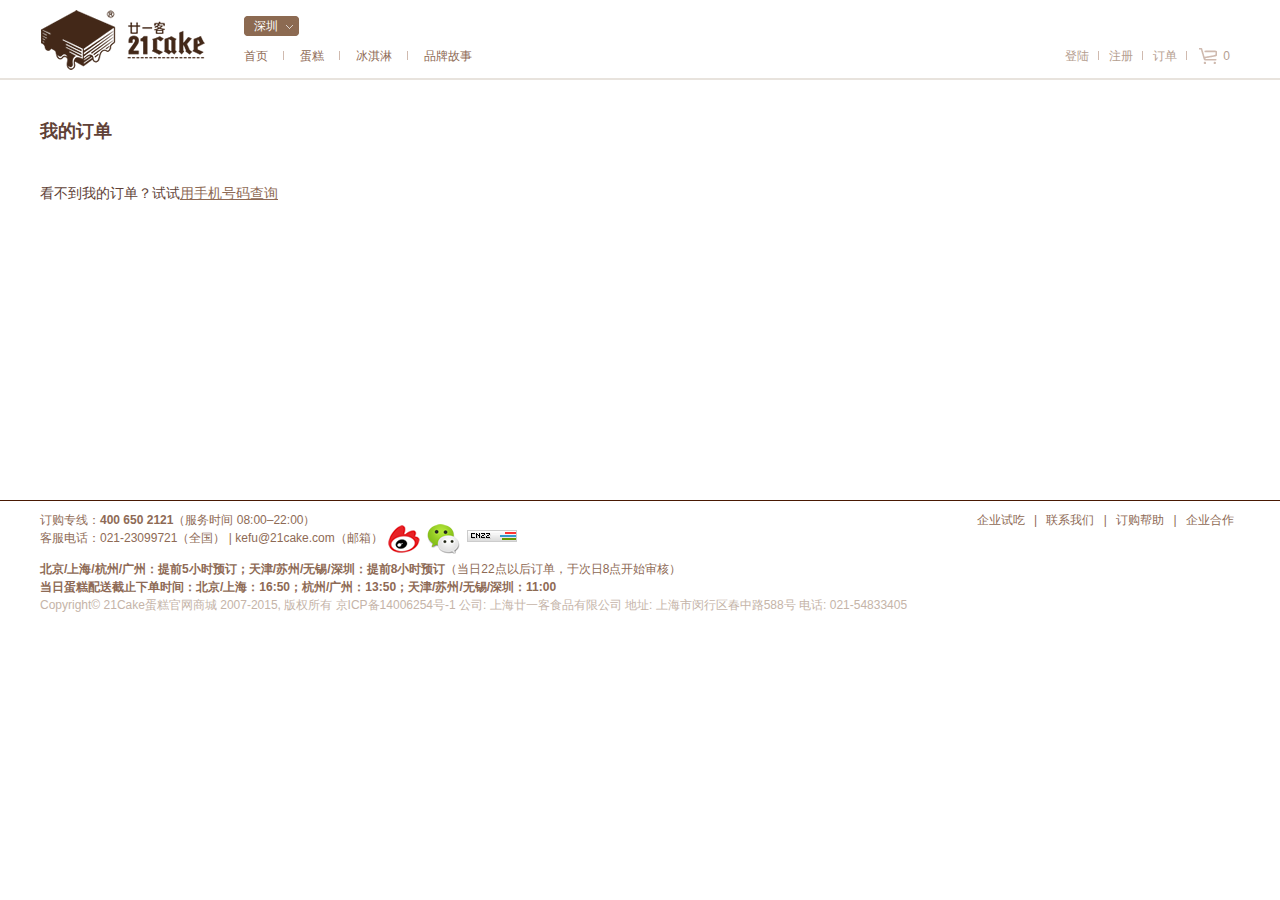
<file: html/order.html>
<!DOCTYPE html>
<html>
	<head>
		<meta charset="UTF-8">
		<title>order</title>
		<link rel="stylesheet" href="../css/reset.css" />
		<link rel="stylesheet" href="../css/base.css" />
		<link rel="stylesheet" href="../css/order.css" />
		<link rel="icon" href="../img/icon.png" />
	</head>
	<body>
		<!--header-->
		<div class="header_wrap">
			<div class="header">
				<div class="nav-area f1-1 clearfix">
					<a href="#" class="logo">
						<img src="../img/c_logo.png" alt="" />
					</a>
					<div class="nav-four">
						<div class="area-check">深圳
							<div class="area-all">
								<p class="area-check-tip">
                    				请选择您要配送到的城市：
                				</p>
                				<ul>
                					<li><a href="">上海</a></li>
                					<li><a href="">北京</a></li>
                					<li><a href="">天津</a></li>
                					<li><a href="">杭州</a></li>
                					<li><a href="">无锡</a></li>
                					<li><a href="">苏州</a></li>
                					<li><a href="">广州</a></li>
                					<li><a href="">深圳</a></li>
                				</ul>
							</div>
						</div>
						<ul class="nav-ul">
							<li class="li_left"><a href="#">首页</a></li>
							<li><a href="#">蛋糕</a></li>
							<li><a href="#">冰淇淋</a></li>
							<li class="last"><a href="#">品牌故事</a></li>
						</ul>
					</div>
					<div class="login-mes">
						<ul class="head-nav f1-1 clearfix">
							<li><a href="">登陆</a></li>
							<li><a href="">注册</a></li>
							<li><a href="">订单</a></li>
							<li class="last"><a href="" class="shop-car">0</a></li>
						</ul>
					</div>
				</div>
			</div>
		</div>
		
		<!--order-->
		<div class="page-container clearfix">
			<div class="content-area">
				<h4 class="ca-title">我的订单</h4>
				<p class="order-find-tip">看不到我的订单？试试<a href="#" class="td-u">用手机号码查询</a></p>
			</div>
		</div>
		
		
		<!--footer-->
		<div class="footer-area">
			<div class="footer-inner">
				<div class="f1-1 foo-mes">
					<p>订购专线：<b>400 650 2121</b>（服务时间 08:00–22:00）<br>
				      客服电话：021-23099721（全国）&nbsp;|&nbsp;<a href="#" class="color1">kefu@21cake.com（邮箱）</a> 
					      <a href="#" class="weibo"><img src="../img/weibo.png"></a>
					      <a target="_blank" class="weixin"><img src="../img/weixin.png">
						  <span class="third-enter-dia">
				            <span class="third-enter-dia-inner">
				              <img src="../img/2wm_wx.png" alt=""/>
				              <span>扫描21cake方形<br>微信二维码</span>
				            </span>
				          </span>
						  </a>
				      <span>
				       <span id="cnzz_stat_icon_1255778095"><a href="#" target="_blank" title="站长统计"><img border="0" hspace="0" vspace="0" src="../img/pic.gif"></a></span>
				      </span>
				      <br>
				      <b>北京/上海/杭州/广州：提前5小时预订；天津/苏州/无锡/深圳：提前8小时预订</b>（当日22点以后订单，于次日8点开始审核）
				      <br>
				      <b>当日蛋糕配送截止下单时间：北京/上海：16:50；杭州/广州：13:50；天津/苏州/无锡/深圳：11:00</b>
				    </p>
				    <p class="copyright">
			       		Copyright© 21Cake蛋糕官网商城 2007-2015, 版权所有 京ICP备14006254号-1 公司: 上海廿一客食品有限公司 地址: 上海市闵行区春中路588号  电话: 021-54833405
			         </p>
				</div>
				<div class="fl-r foo-link clearfix">
		        	<a target="_blank" href="">企业试吃</a><span class="foo-line">&nbsp;|&nbsp;</span>
			      	<a target="_blank" href="">联系我们</a><span class="foo-line">&nbsp;|&nbsp;</span>
			      	<a target="_blank" href="">订购帮助</a><span class="foo-line">&nbsp;|&nbsp;</span>
			      	<a target="_blank" href="">企业合作</a>
			  </div>
			</div>
		</div>
		
		<!--js引用-->
		<script type="text/javascript" src="../js/jquery-1.11.0.js" ></script>
		<script type="text/javascript" src="../js/base.js" ></script>
	</body>
</html>
</file>
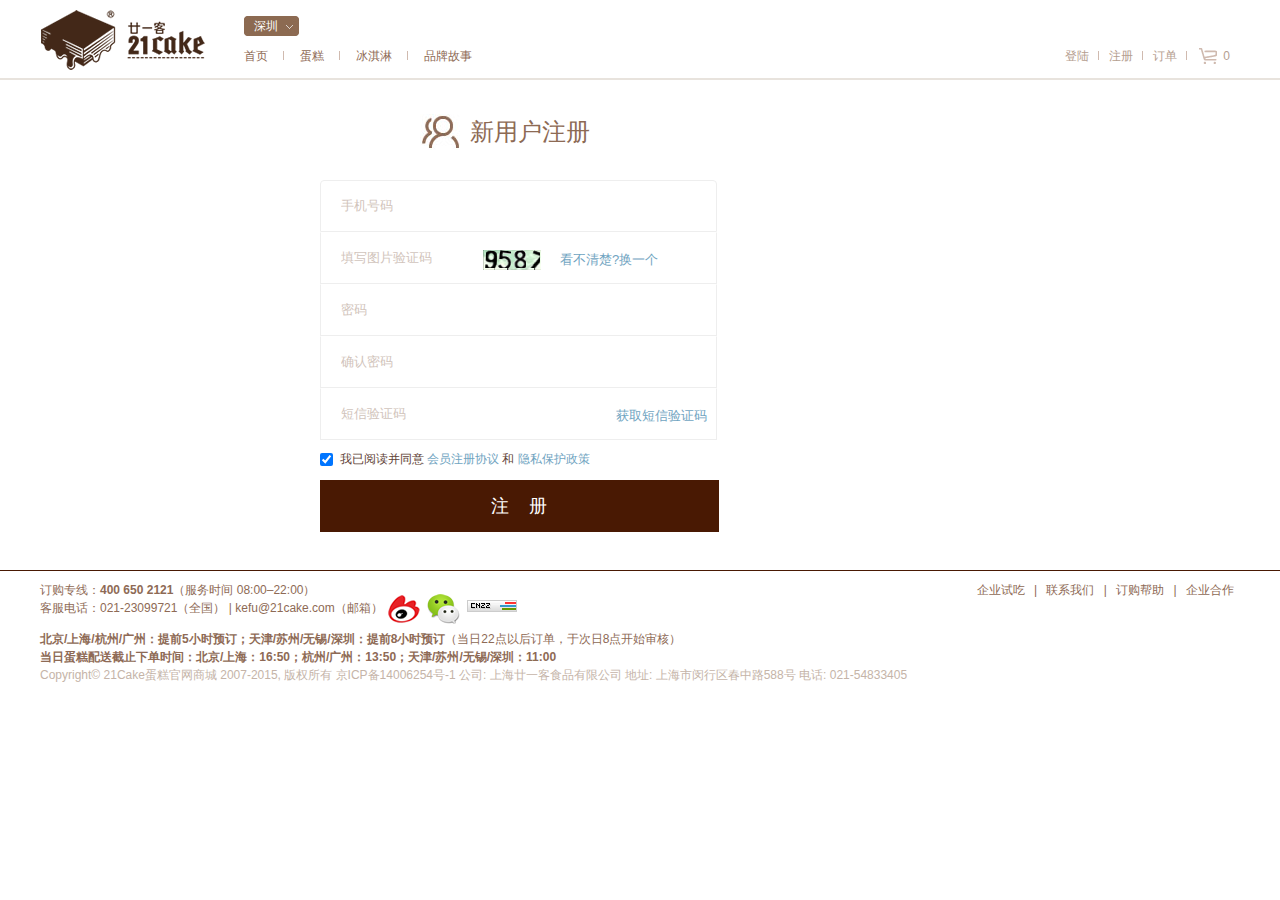
<file: html/register.html>
<!DOCTYPE html>
<html>
	<head>
		<meta charset="UTF-8">
		<title>register</title>
		<link rel="stylesheet" href="../css/reset.css" />
		<link rel="stylesheet" href="../css/base.css" />
		<link rel="stylesheet" href="../css/register.css" />
		<link rel="icon" href="../img/icon.png" />
	</head>
	<body>
		<!--header-->
		<div class="header_wrap">
			<div class="header">
				<div class="nav-area f1-1 clearfix">
					<a href="#" class="logo">
						<img src="../img/c_logo.png" alt="" />
					</a>
					<div class="nav-four">
						<div class="area-check">深圳
							<div class="area-all">
								<p class="area-check-tip">
                    				请选择您要配送到的城市：
                				</p>
                				<ul>
                					<li><a href="">上海</a></li>
                					<li><a href="">北京</a></li>
                					<li><a href="">天津</a></li>
                					<li><a href="">杭州</a></li>
                					<li><a href="">无锡</a></li>
                					<li><a href="">苏州</a></li>
                					<li><a href="">广州</a></li>
                					<li><a href="">深圳</a></li>
                				</ul>
							</div>
						</div>
						<ul class="nav-ul">
							<li class="li_left"><a href="#">首页</a></li>
							<li><a href="#">蛋糕</a></li>
							<li><a href="#">冰淇淋</a></li>
							<li class="last"><a href="#">品牌故事</a></li>
						</ul>
					</div>
					<div class="login-mes">
						<ul class="head-nav f1-1 clearfix">
							<li><a href="">登陆</a></li>
							<li><a href="">注册</a></li>
							<li><a href="">订单</a></li>
							<li class="last"><a href="" class="shop-car">0</a></li>
						</ul>
					</div>
				</div>
			</div>
		</div>
		
		
		<!--login-->
		<div id="container" class="page-container clearfix">
			<div class="inner-wrap">
				<div class="bread-crumbs"></div>
				<div class="signin-page-wrap clearfix">
					<div class="signupin-content signin">
						<div class="sign-title">
					        <h2>新用户注册</h2>         
					    </div>
					    <form action="" method="get" style="height:330px">
					    	<ul>
					    		<li class="form-item">
					    			<span class="form-act">
					    				<input type="text" class="x-input input-top" value  placeholder="手机号码" />
					    			</span>
					    		</li>
					    		<li class="form-item">
					    			<span class="form-act">
					    				<input type="text" class="x-input input-center" value="" placeholder="填写图片验证码" />
					    				<img src="../img/dtt.html" alt="验证码" title="点击更换验证码" class="verify-code auto-change"/>
					    				<a href="#" class="auto-change-tips">看不清楚?换一个</a>
					    			</span>
					    		</li>
					    		<li class="form-item">
					    			<span class="form-act">
					    				<input type="password" class="x-input input-center" value="" placeholder="密码" />
					    			</span>
					    		</li>
					    		<li class="form-item">
					    			<span class="form-act">
					    				<input type="password" class="x-input input-center" value="" placeholder="确认密码" />
					    			</span>
					    		</li>
					    		<li class="form-item">
					    			<span class="form-act">
					    				<input type="text" class="x-input input-center" value  placeholder="短信验证码" />
					    				<a href="#" class="dxyzm">获取短信验证码</a>
					    			</span>
					    		</li>
					    		<li class="form-item"></li>
					    		<li class="form-item3">
					    			<span class="form-inner-mm">
					    				<input type="checkbox" class="x-check" checked="checked" id="yx"/>
					    				<label for="for_remember" class="yx">					
                    						&nbsp;我已阅读并同意     
                    						<a href="#">会员注册协议</a>
                    						和
                    						<a href="#">隐私保护政策</a>
					    				</label>
					    			</span>
					    			
					    		</li>
					    		<li id="login_error" style="display: none;position:relative;Zoom:1;" class="error">&nbsp;</li>
					    		<li class="form-item-normal">
					    			<span class="form-act">
					    				<button type="submit" class="btn-major signin-btn400 submit-register">注    册</button>
					    			</span>
					    		</li>
					    	</ul>
					    </form>
					</div>
				</div>
			</div>
		</div>
		
		<!--footer-->
		<div class="footer-area">
			<div class="footer-inner">
				<div class="f1-1 foo-mes">
					<p>订购专线：<b>400 650 2121</b>（服务时间 08:00–22:00）<br>
				      客服电话：021-23099721（全国）&nbsp;|&nbsp;<a href="#" class="color1">kefu@21cake.com（邮箱）</a> 
					      <a href="#" class="weibo"><img src="../img/weibo.png"></a>
					      <a target="_blank" class="weixin"><img src="../img/weixin.png">
						  <span class="third-enter-dia">
				            <span class="third-enter-dia-inner">
				              <img src="../img/2wm_wx.png" alt=""/>
				              <span>扫描21cake方形<br>微信二维码</span>
				            </span>
				          </span>
						  </a>
				      <span>
				       <span id="cnzz_stat_icon_1255778095"><a href="#" target="_blank" title="站长统计"><img border="0" hspace="0" vspace="0" src="../img/pic.gif"></a></span>
				      </span>
				      <br>
				      <b>北京/上海/杭州/广州：提前5小时预订；天津/苏州/无锡/深圳：提前8小时预订</b>（当日22点以后订单，于次日8点开始审核）
				      <br>
				      <b>当日蛋糕配送截止下单时间：北京/上海：16:50；杭州/广州：13:50；天津/苏州/无锡/深圳：11:00</b>
				    </p>
				    <p class="copyright">
			       		Copyright© 21Cake蛋糕官网商城 2007-2015, 版权所有 京ICP备14006254号-1 公司: 上海廿一客食品有限公司 地址: 上海市闵行区春中路588号  电话: 021-54833405
			         </p>
				</div>
				<div class="fl-r foo-link clearfix">
		        	<a target="_blank" href="">企业试吃</a><span class="foo-line">&nbsp;|&nbsp;</span>
			      	<a target="_blank" href="">联系我们</a><span class="foo-line">&nbsp;|&nbsp;</span>
			      	<a target="_blank" href="">订购帮助</a><span class="foo-line">&nbsp;|&nbsp;</span>
			      	<a target="_blank" href="">企业合作</a>
			  </div>
			</div>
		</div>
		
		<!--js引用-->
		<script type="text/javascript" src="../js/jquery-1.11.0.js" ></script>
		<script type="text/javascript" src="../js/base.js" ></script>
	</body>
</html>
</file>
<file: css/base.css>
a.btn {
    display: inline-block;
    white-space: nowrap;
    vertical-align: middle;
}
/*header*/
.header_wrap{
	margin:0 auto;
	padding: 0 20px;
	height:78px;
	border-bottom:2px solid #e8e3dd;
}
.header{
	margin:0 auto;
	max-width: 1200px;
	min-width: 1200px;
	height:100%;
}
.nav-area{
	float: left;
	width:100%;
}
.logo{
	margin:0 30px 0 -10px;
	display: block;
	float: left;
}
.nav-four{
	float: left;
	height:100%;
}
.area-check{
	width:60px;
	height:20px;
	background: url(../img/area_bg.jpg) no-repeat;
	cursor: pointer;
	color:#fff;
	line-height: 20px;
	text-indent: 10px;
	margin-top:16px;
	position: relative;
}
.area-all{
	display: none;
	top:25px;
	position: absolute;
	z-index: 999;
	width:252px;
	height:auto;
	border:1px solid #a7846a;
	background: #fff;
	box-shadow: 0 0 5px #a7846a;
}
.area-all .area-check-tip{
	color: #8e6a55;
    padding: 10px 10px 6px 15px;
}
.area-all ul{
    overflow: hidden;
    padding: 0 6px 6px 6px;
}
.area-all ul li{
	text-indent: 0;
	float:left;
}
.area-all ul li a{
	display: block;
	width:60px;
	height:24px;
	line-height: 24px;
	cursor: default;
	color:#8e6a55;
	text-align: center;
}
.area-all ul li a:hover{
	background: #ebe1df;
}


.nav-four .nav-ul{
	margin-top: 10px;
}
.nav-four .nav-ul li{
	float: left;
	background: url(../img/menubg.jpg) no-repeat right 5px;
	line-height: 20px;
	text-align: center;
}
.nav-four .nav-ul li a{
	padding: 0 16px;
	display: inline-block;
	color:#8e6a55;
}
.nav-four .nav-ul .li_left a{
	padding-left:0 ;
}
.header ul .last{
	background:none;
}
.nav-four ul li a:hover{
    color: #432818;
    text-decoration: none;
}
.login-mes{
	float: right;
}
.head-nav{
	padding-top: 46px;
}
.login-mes li{
	float: left;
	background: url(../img/menubg.jpg) no-repeat right 5px;
	line-height: 20px;
	text-align: center;
}
.login-mes li a{
	padding:0 10px;
	color:#b59e90;
}
.login-mes li a:hover{
	color: #432818;
    text-decoration: none;
}
.login-mes ul .last a{
	padding-left: 26px;
}
.shop-car{
	height:20px;
	display: inline-block;
	background: url(../img/c_shopcar.png) 0 0 no-repeat;
	margin-left: 10px;
	overflow: hidden;
}

/*footer-area*/
.footer-area{
	border-top: 1px solid #491903;
	color:#8E6A55;
	padding: 10px 20px;
	line-height: 1.5;
	margin-top:20px;
	margin-bottom: 15px;
}
.footer-area:after{
	display: block;
    content: "\20";
    height: 0;
    clear: both;
    overflow: hidden;
    visibility: hidden;
}
.copyright{
	color:#c5b4a8;
}
.fl-r{
	float: right;
}
.foo-link a {
    padding: 0 6px;
    float: left;
    height: 16px;
    color:#8e6a55;
}
.foo-link .foo-line {
    float: left;
}

.footer-inner{
	max-width:1200px;
	margin:0 auto;
	min-width: 960px;
}
.foo-mes{
	float: left;
}
.weibo,.weixin{
    vertical-align: top;
    display: inline-block;
    margin-top: -6px;
    cursor: pointer;
}
.color1{
	color:#8e6a55;
}
.weixin{
	position: relative;
}
.third-enter-dia{
	position: absolute;
	display: none;
	z-index: 10;
	bottom: 40px;
	left:-54px;
	background: url(../img/touming.png) repeat;
	padding: 4px;
	cursor: pointer;
}
.third-enter-dia-inner{
    display: block;
    background: #fff;
    padding: 10px;
}
.third-enter-dia-inner span {
    display: block;
    line-height: 1.5;
    text-align: center;
    padding-top: 6px;
    width: 127px;
}
.weixin:hover .third-enter-dia{
	display: block;
}
</file>
<file: css/brand.css>
.inner-wrap{
	margin:0 auto;
}
.brand-cont{
	width: 1200px;
    margin: auto;
    overflow: hidden;
}
.brand-cont img{
	float:left;
}
</file>
<file: css/buycar.css>
.page-container {
    min-width: 960px;
    padding: 0 20px;
    max-width: 1200px;
    _width: 960px;
    margin: 0 auto;
    padding-top: 0;
}
.inner-wrap {
    max-width: none;
    overflow: hidden;
    margin:0 auto;
}
.bread-crumbs {
    padding: 15px 0;
}
.cart-title h1{
	display: block;
	font: 400 24px/1.5 Microsoft YaHei,STHeiti,sans-serif;
    color: #666;
}
.cart-title i {
    display: inline-block;
    margin-right: 5px;
    margin-top: -3px;
    height: 36px;
    overflow: hidden;
    vertical-align: middle;
    line-height: 36px;
    font-size: 26px;
    font-family: iconfonts,sans-serif;
}
.cart-empty {
    background-color: #fff;
    border: none;
    text-align: center;
    padding: 80px 0 90px;
    font-size: 14px;
    color: #666;
    line-height: 2;
}
.cart-empty .empty-tip {
    display: inline-block;
    text-align: left;
}
.empty-tip span{
    font-weight: normal;
    color: #8e6a55;
    font-family: "微软雅黑";
}
.cart-empty a {
    color: #0563c3;
    text-decoration: underline;
}
.empty-tip .go {
    width: 92px;
    height: 30px;
    background: url(../img/gocart.jpg) no-repeat;
    display: inline-block;
    text-indent: -9999px;
}
</file>
<file: css/cake.css>
.container{
	min-width: 960px;
	padding: 0 20px;
	max-width: 1200px;
	margin:0 auto;
}
.inner-wrap{
    max-width: none;
    margin:0 auto;
}
.bread-crumbs{
	padding: 15px 0;
}
.now{
	color: #dacbc3;
    font-family: "微软雅黑";
}
.bread-crumbs a{
	color:#604136;
}
.filter-container{
	margin-bottom: 10px;
}
.filter-lists-container{
    padding: 0;
    font-family: "微软雅黑";
    color: #8e6a55;
}
.filter-entries{
	margin-bottom: 5px;
    line-height: 20px;
    border-bottom: none;
}
.filter-entries-label{
    float: left;
    margin-right: 3px;
    width: 76px;
    text-align: right;
}
.filter-entries-values{
	margin-left: 80px;
    margin-right: 50px;
}
.filter-item .handle {
    color: #8e6a55;
}
span.filter-item {
    margin: 0 13px 3px !important;
}
.filter-lists-container .active {
    background-color: #491903;
}
.filter-lists-container .active .handle {
    color: white;
}
.filter-item {
    display: inline-block;
    padding-left: 5px;
    padding-right: 5px;
    white-space: nowrap;
}
.filter-item a{
	text-decoration: none;
}
.filter-item a:hover{
	color: #491903;
}


/*商品列表*/
.gallery-show li.goods-item {
    border-bottom: none;
    padding-top: 0;
    padding-bottom: 10px;
}
.goods-pic{
	width:200px;
	height:200px;
	position: relative;
    line-height: 98px;
    border: 0 none;
    overflow: hidden;
    text-align: center;
    font-family: Arial;
    float: left;
    margin-right: 10px;
}
.gallery-list .goods-action {
    background-color: #fdf7f2;
    padding: 48px 0;
    width: 172px;
    float: right;
    margin-left: 10px;
    margin-top: 0;
}
.action-view{
	font-family: "微软雅黑";
    font-weight: normal;
    font-size: 13px;
    width: 104px;
    background: url(../img/21cakelist_29.png) no-repeat 26px 10px;
    height: 40px;
    padding-top: 10px;
    padding-left: 68px;
    border-bottom: solid 1px #fff;
    border-top: solid 1px #fff;
    color: #6e3311;
}
.gallery-list .btn span {
    background: #fdf7f2!important;
}
.gallery-list .btn span span {
    background-image: linear-gradient(#fdf7f2,#fdf7f2)!important;
    padding: 0;
    font-size: 15px;
    height: auto;
    line-height: 31px;
}
.action-view:hover{
	text-decoration: none;
	background:#FCF2EB url(../img/21cakelist_29.png) no-repeat 26px 10px;
}
.gallery-list .btn-major:hover span {
    background-image: linear-gradient(#FCF2EB, #FCF2EB) !important;
}
.action-addtocart{
    font-family: "微软雅黑";
    font-weight: normal;
    font-size: 13px;
    height: 40px;
    width: 104px;
    background: url(../img/21cakelist_32.png) no-repeat 26px 10px;
    padding-top: 10px;
    padding-left: 68px;
    border-bottom: solid 1px #fff;
    color: #6e3311;
}
.action-addtocart:hover{
	text-decoration: none;
	background:#FCF2EB url(../img/21cakelist_32.png) no-repeat 26px 10px;
}
.goods-price{
	width:180px;
	float:right;
	margin-top:10px;
	color:#666;
}
.listgoodprice-21cake {
    padding-top: 75px;
}
.color4919 {
    color: #491903;
}
.listgoodprice-21cake .price {
    color: #491903;
    font-family: Arial;
    font-size: 14px;
    font-weight: normal;
}
.listgoodprice-21cake b {
    font-family: "微软雅黑";
    font-size: 12px;
    color: #491903;
    font-weight: normal;
}
.timeTooltip {
    font-size: 12px;
    height: 40px;
    line-height: 40px;
    display: block;
    text-align: left;
    margin-left: 2px;
    cursor: pointer;
}
.timeTooltip:link {
    text-decoration: none;
    color: #8e6a55;
}
.goods-info{
    padding-top: 40px;
    margin-right: 440px;
    margin-left: 230px;
}
.gallery-list .goods-item h3.goods-name {
    font-family: "微软雅黑";
    font-size: 16px;
    color: #8e6a55;
}
.goods-item .goods-name {
    font-weight: 400;
    max-height: 46px;
    overflow: hidden;
    margin-bottom: 10px;
}
.goods-item .goods-name  a{
	color: #8c6a55;
}
.gallery-list .goods-desc {
    color: #8e6a55;
}
.goods-item .goods-name a:hover{
	text-decoration: none;
	color:#491903;
}
</file>
<file: css/login.css>
.page-container{
	min-width: 960px;
    padding: 0 20px;
    max-width: 1200px;
    margin: 0 auto;
}
.inner-wrap{
	margin:0 auto;
    max-width: none;
    overflow: hidden;
}
.bread-crumbs{
	padding: 15px 0;
}
.signin-page-wrap{
    margin-bottom: 40px;
}
.signin{
	padding-left: 160px;
	border:none;
	width:800px;
	margin:50px auto 0;
}
.sign-title{
    border: none;
    padding-left: 150px;
    height: 60px;
    line-height: 60px;
    color: #8d6a54;
    background: url(../img/userbg.jpg) no-repeat 100px 4px;
    margin-bottom: 10px;
}
.sign-title h2{
	color: #8d6a54;
    font: 400 24px/44px 'Microsoft Yahei';
}
/*登陆*/
.form-item3{
	height: 30px;
	padding-top: 10px;
}
.form-item3 a{
	color:#70A4C1;
	margin-left: 3px;
	margin-right: 3px;
	padding-left: 310px;
}
.form-item{
	height:auto;
	padding: 0;
	margin:0;
	overflow: hidden;
}
.form-act{
	position: relative;
	margin-left: 0;
}
.input-top{
	border-radius: 4px 4px 0 0;	
}
.x-input{
	width:375px;
	padding: 16px 0 16px 20px;
	color:#8d6a54;
	height:18px;
	line-height: 18px;
	outline: none;
	position: relative;
	border:solid 1px #eee;
	font-size: 13px;
}
input::-webkit-input-placeholder {
    color:    #8d6a54;
    opacity: .4;
    
}
.input-center{
	border-radius: 0;
	border-top: solid 1px #fff;
}
.form-inner-mm{
	padding-right: 276px;
}
.signupin-content .x-check, .signupin-content .x-select {
    height: 32px;
}
.form-inner-mn a {
    color: #70A4C1;
    padding-left: 65px;
    margin-left: -5px;
    padding-left: 0;
}
.form-item-normal{
	margin-top: 10px;
	overflow: hidden;
}
.submit-login{
	background: #491903;
    width: 399px;
    font-size: 18px;
    line-height: 50px;
    height: 52px;
    text-align: center;
    border: 0;
    color: #fff;
    white-space: pre;
}
</file>
<file: css/m_index.css>
/*nav*/
.fixed{
    position: fixed;
}
.daohang{
    top: 0;
    left: 0;
    background-color: #F7F7F7;
    z-index: 10000;
    height: 50px;
    opacity: 0.96;
}
.home-nav{
	display: none;
	width:100%;
	border-bottom: 1px solid #ccc;
}
.home-nav .new_list {
    width: 20%;
}
.home-nav .new_list {
    width: 20%;
}
.home-nav .item {
    line-height: 23px;
    text-align: center;
    color: #96724a;
    font-size: 12px;
}
.home-nav a {
    display: block;
    float: left;
}
.daohang .iconfont {
    line-height: 24px;
    display: block;
    padding-top: 4px;
    font-size: 30px;
    height: 24px;
}
.daohang .iconfont img{
	display: inline;
	height:24px;
}

/*page*/
.page{
	width:100%;
	max-width:640px;
	margin:0 auto;
	overflow: hidden;
}
#head{
	height:44px;
	width:100%;
}
#head h1{
	padding:8px 0 0 10px;
	float:left;
}
.m_logo img{
	max-width: 79px;
    vertical-align: top;
}
#head .local{
    border-left: 1px solid #dfdfdf;
    float: left;
    height: 16px;
    line-height: 16px;
    margin: 15px 0 0 8px;
    padding-left: 8px;
}
#head .sendTo{
	float: left;
    color: #a77746;
    cursor: pointer;
    font-size: 12px;
    line-height: 14px;
}
#head .local .show_city_a {
    background: url("../img/ico_local.png") no-repeat scroll 0 0;
    background-size: 11px 14px;
    color: #a77746;
    cursor: pointer;
    display: inline-block;
    font-size: 12px;
    line-height: 14px;
    padding-left: 15px;
    float: left;
}
/*main-banner*/
.page .main-banner{
	position: relative;
    clear: both;
}
.page .swipe{
	overflow: hidden;
	position: relative;
	width:100%;
	z-index: 500;
}
.page .swipe .swipe-wrap{
	overflow: hidden;
	position: relative;
}
.page .swipe-wrap img{
	width:100%;
}
.full-screen{
    max-width: 640px;
    margin: 0 auto;
}
.home-nav1{
	width: 100%;
    height: 63px;
    border-bottom: 1px solid #ccc;
}
.home-nav1 .item {
    line-height: 23px;
    text-align: center;
    color: #96724a;
    font-size: 12px;
    display: bloxk;
    width:25%;
    float:left;
}
.home-nav1 .iconfont {
    line-height: 24px;
    display: block;
    padding-top: 4px;
    font-size: 30px;
    height:30px;
}
.home-nav1 .iconfont img{
	display: inline;
	height:24px;
}
.home-hot .panel {
    padding: 15px 0;
}
.home-hot .pt-item{
    float: left;
    width: 50%;
}
.home-hot .pt-img {
    overflow: hidden;
    text-align: center;
    margin: 0 7px 0 13px;
}
.home-hot .pt-img img {
    max-width: 143px;
    max-height: 143px;
    vertical-align: middle;
}
.home-hot .price, .home-hot .pt-name {
    font-size: 13px;
    height: 25px;
    line-height: 25px;
    overflow: hidden;
    text-align: center;
    color: #a77746;
}
.pt-name {
    font-weight: normal;
    margin: 0 10px;
    padding-bottom: 4px;
}

.home-to-top{
	position: relative;
	padding: 10px 13px;
	background-color:#F5F5F5;
}
.home-to-top .to-top {
    position: absolute;
    right: 10px;
    color: #a77746;
}
#footerlogin{
	color:#dfdfdf;
	font-size:12px;
}
#footerlogin .lnk {
    color: #74a7c6;
    font-size: 12px;
    margin: 0 5px;
}
/*footer*/
.footer {
    padding: 10px;
    text-align: center;
    color: #999;
}
.contact-us .info {
    color: #dfdfdf;
    text-align: center;
}
.footer p {
    margin-top: 10px;
}
.contact-us .info em {
    color: #a77746;
    display: inline-block;
    font-size: 11px;
    line-height: 15px;
    margin: 3px 0 0 5px;
    vertical-align: top;
}
.contact-us .info span {
    color: #a77746;
    display: inline-block;
    font-family: "Baskerville Old Face";
    font-size: 12px;
    line-height: 15px;
    margin: 3px 5px 0 0;
    vertical-align: top;
}
.contact-us .info span:last-child {
    margin-right: 0;
}
.contact-us .copyright {
    color: #c6a37c;
    font-size: 9px;
    margin-top: 9px;
    text-align: center;
}
.contact-us {
    padding: 13px 0 27px;
}
</file>
<file: css/newgoods.css>
.container{
	min-width: 960px;
	padding: 0 20px;
	max-width: 1200px;
	margin:0 auto;
}
.inner-wrap{
    max-width: none;
    margin:0 auto;
}
.bread-crumbs{
	padding: 15px 0;
}
.now{
	color: #858585;
    font-family: "微软雅黑";
}
.bread-crumbs a{
	color:#604136;
}
.filter-container{
	margin-bottom: 10px;
}
.filter-lists-container{
    padding: 0;
    font-family: "微软雅黑";
    color: #8e6a55;
}
.filter-entries{
	margin-bottom: 5px;
    line-height: 20px;
    border-bottom: none;
}
.filter-entries-label{
    float: left;
    margin-right: 3px;
    width: 76px;
    text-align: right;
}
.filter-entries-values{
	margin-left: 80px;
    margin-right: 50px;
}
.filter-item .handle {
    color: #8e6a55;
}
span.filter-item {
    margin: 0 13px 3px !important;
}
.filter-lists-container .active {
    background-color: #491903;
}
.filter-lists-container .active .handle {
    color: white;
}
.filter-item {
    display: inline-block;
    padding-left: 5px;
    padding-right: 5px;
    white-space: nowrap;
}
.filter-item a{
	text-decoration: none;
}
.filter-item a:hover{
	color: #491903;
}


/*商品列表*/
.gallery-show li.goods-item {
    border-bottom: none;
    padding-top: 0;
    padding-bottom: 10px;
}
.goods-pic{
	width:200px;
	height:200px;
	position: relative;
    line-height: 98px;
    border: 0 none;
    overflow: hidden;
    text-align: center;
    font-family: Arial;
    float: left;
    margin-right: 10px;
}
.gallery-list .goods-action {
    background-color: #f0f0f0;
    padding: 48px 0;
    width: 172px;
    float: right;
    margin-left: 10px;
    margin-top: 0;
}
.action-view{
	font-family: "微软雅黑";
    font-weight: normal;
    font-size: 13px;
    width: 104px;
    background: url(../img/21cakelist_29_icecream.png) no-repeat 26px 10px;
    height: 40px;
    padding-top: 10px;
    padding-left: 68px;
    border-bottom: solid 1px #fff;
    border-top: solid 1px #fff;
    color: #6e3311;
}
.gallery-list .btn span {
    background: #f0f0f0!important;
}
.gallery-list .btn span span {
    background-image: linear-gradient(#f0f0f0,#f0f0f0)!important;
    padding: 0;
    font-size: 15px;
    height: auto;
    line-height: 31px;
}
.action-view:hover{
	text-decoration: none;
	background:#e3e3e3 url(../img/21cakelist_29_icecream.png) no-repeat 26px 10px;
}
.gallery-list .btn-major:hover span {
    background-image: linear-gradient(#e3e3e3, #e3e3e3) !important;
}
.action-addtocart{
    font-family: "微软雅黑";
    font-weight: normal;
    font-size: 13px;
    height: 40px;
    width: 104px;
    background: url(../img/21cakelist_32_icecream.png) no-repeat 26px 10px;
    padding-top: 10px;
    padding-left: 68px;
    border-bottom: solid 1px #fff;
    color: #6e3311;
}
.action-addtocart:hover{
	text-decoration: none;
	background:#e3e3e3 url(../img/21cakelist_32_icecream.png) no-repeat 26px 10px;
}
.goods-price{
	width:180px;
	float:right;
	margin-top:10px;
	color:#666;
}
.listgoodprice-21cake {
    padding-top: 75px;
}
.color4919 {
    color: #491903;
}
.listgoodprice-21cake .price {
    color: #491903;
    font-family: Arial;
    font-size: 14px;
    font-weight: normal;
}
.listgoodprice-21cake b {
    font-family: "微软雅黑";
    font-size: 12px;
    color: #491903;
    font-weight: normal;
}
.timeTooltip {
    font-size: 12px;
    height: 40px;
    line-height: 40px;
    display: block;
    text-align: left;
    margin-left: 2px;
    cursor: pointer;
}
.timeTooltip:link {
    text-decoration: none;
    color: #8e6a55;
}
.goods-info{
    padding-top: 40px;
    margin-right: 440px;
    margin-left: 230px;
}
.gallery-list .goods-item h3.goods-name {
    font-family: "微软雅黑";
    font-size: 16px;
    color: #8e6a55;
}
.goods-item .goods-name {
    font-weight: 400;
    max-height: 46px;
    overflow: hidden;
    margin-bottom: 10px;
}
.goods-item .goods-name  a{
	color: #8c6a55;
}
.gallery-list .goods-desc {
    color: #8e6a55;
}
.goods-item .goods-name a:hover{
	text-decoration: none;
	color:#491903;
}
</file>
<file: css/order.css>
.page-container{
    min-width: 960px;
    padding: 0 20px;
    max-width: 1200px;
    margin:0 auto;
}
.content-area{
	padding: 0;
	max-width: 1200px;
	min-height: 400px;
}
.ca-title{
    font-size: 18px;
    font-weight: bold;
    line-height: 1.5;
    padding: 38px 0 8px 0;
}
.order-find-tip {
    margin-top: 30px;
    margin-bottom: 40px;
    font-size: 14px;
}
.td-u {
    text-decoration: underline;
    color: #8e6a55;
}
.td-u:hover{
    color: #432818;
}
</file>
<file: css/register.css>
.page-container{
	min-width: 960px;
    padding: 0 20px;
    max-width: 1200px;
    margin: 0 auto;
}
.inner-wrap{
	margin:0 auto;
    max-width: none;
    overflow: hidden;
}
.bread-crumbs{
	padding: 15px 0;
}
.signin-page-wrap{
    margin-bottom: 40px;
}
.signin{
	padding-left: 160px;
	border:none;
	width:800px;
	margin:0 auto;
}
.sign-title{
    border: none;
    padding-left: 150px;
    height: 60px;
    line-height: 60px;
    color: #8d6a54;
    background: url(../img/userbg.jpg) no-repeat 100px 4px;
    margin-bottom: 10px;
}
.sign-title h2{
	color: #8d6a54;
    font: 400 24px/44px 'Microsoft Yahei';
}
.form-item{
	height:auto;
	padding: 0;
	margin:0;
	overflow: hidden;
}
.form-act{
	position: relative;
	margin-left: 0;
}
.input-top{
	border-radius: 4px 4px 0 0;	
}
.x-input{
	width:375px;
	padding: 16px 0 16px 20px;
	color:#8d6a54;
	height:18px;
	line-height: 18px;
	outline: none;
	position: relative;
	border:solid 1px #eee;
	font-size: 13px;
}
.auto-change{
    position: absolute;
    z-index: 10;
    font-size: 12px;
    left: 163px;
    top:0;
    cursor: pointer;
}
.auto-change-tips{
    position: absolute;
    z-index: 10;
    font-size: 13px;
    left: 240px;
    top: 0;
    padding-left: 0;
    color: #70a4c1;
}
.input-center{
	border-radius: 0;
	border-top: solid 1px #fff;
}
input::-webkit-input-placeholder {
    color:    #8d6a54;
    opacity: .4;
    
}
.dxyzm{
	position: absolute;
	right:10px;
	top:0;
	color: #70a4c1;
	font-size: 13px;
}
.form-item3{
	height: 30px;
	padding-top: 10px;
}
.form-inner-mm a{
    padding-left: 0;
    color: #70a4c1;
}
.form-item-normal{
	overflow: hidden;
}
.submit-register{
	background: #491903;
    width: 399px;
    font-size: 18px;
    line-height: 50px;
    height: 52px;
    text-align: center;
    border: 0;
    color: #fff;
    white-space: pre;
}
</file>
